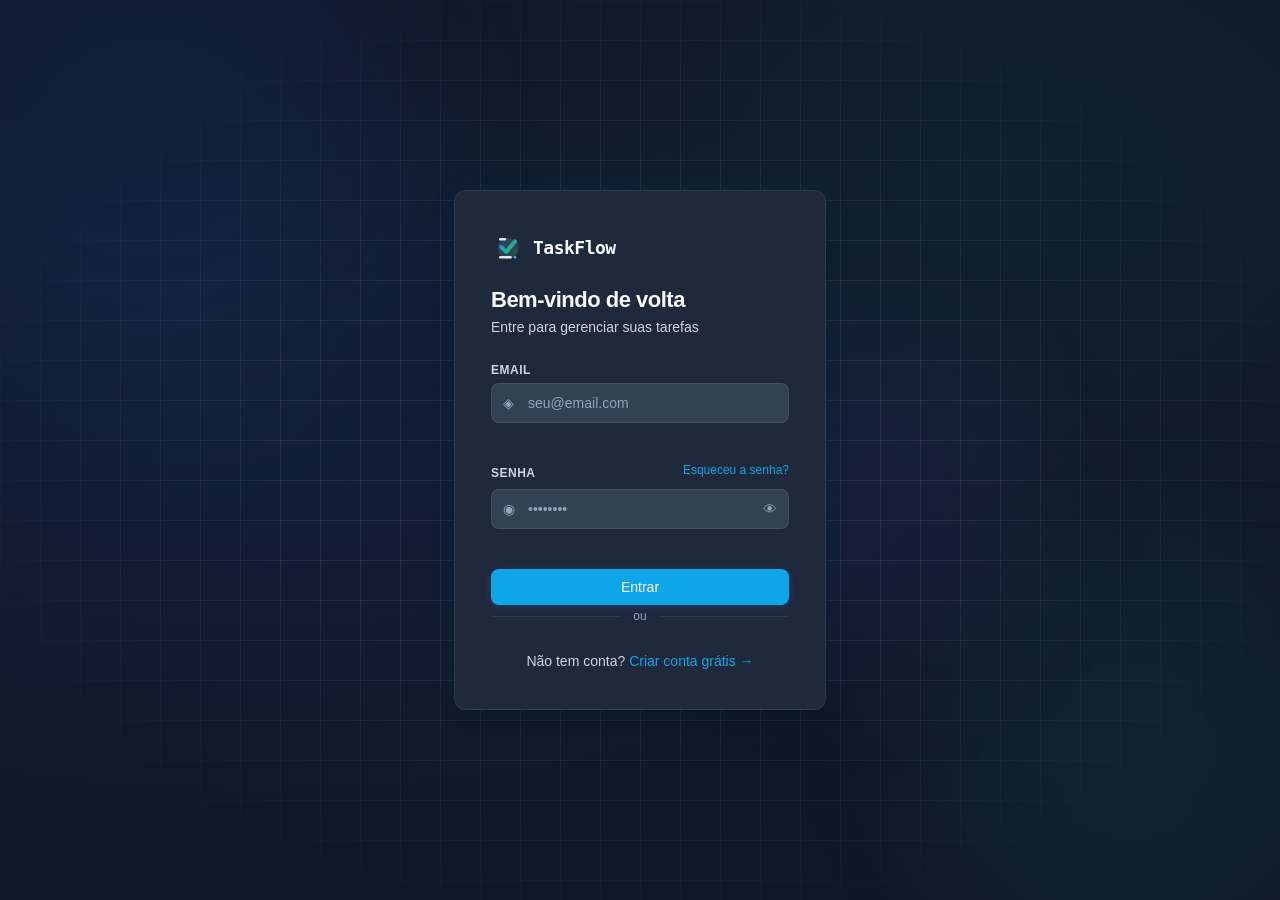
<file: frontend/index.html>
<!DOCTYPE html>
<html lang="pt-BR">

<head>
    <meta charset="UTF-8">
    <meta name="viewport" content="width=device-width, initial-scale=1.0">
    <title>TaskFlow — Login</title>
    <meta http-equiv="Content-Security-Policy"
        content="default-src 'self'; script-src 'self' https://accounts.google.com; style-src 'self' 'unsafe-inline' https://fonts.googleapis.com https://accounts.google.com; font-src 'self' https://fonts.gstatic.com; connect-src 'self' http://localhost:8080 https://task-manager-with-login.onrender.com https://accounts.google.com; img-src 'self' data: blob: https://lh3.googleusercontent.com; frame-src 'self' https://accounts.google.com;">
    <link rel="preconnect" href="https://fonts.googleapis.com">
    <link
        href="https://fonts.googleapis.com/css2?family=Space+Mono:wght@400;700&family=DM+Sans:wght@300;400;500;600&display=swap"
        rel="stylesheet">
    <link rel="stylesheet" href="css/style.css">
    <script src="https://accounts.google.com/gsi/client" async defer></script>
</head>

<body class="auth-page">

    <div class="auth-bg">
        <div class="grid-overlay"></div>
        <div class="orb orb-1"></div>
        <div class="orb orb-2"></div>
        <div class="orb orb-3"></div>
    </div>

    <div class="auth-container">
        <div class="auth-card" id="loginCard">
            <div class="auth-header">
                <div class="logo">
                    <img src="assets/Dark-theme.svg" class="logo-img dark-theme-logo" alt="TaskFlow Logo">
                    <span class="logo-text">TaskFlow</span>
                </div>
                <h1 class="auth-title">Bem-vindo de volta</h1>
                <p class="auth-subtitle">Entre para gerenciar suas tarefas</p>
            </div>

            <div id="authAlert" class="alert hidden"></div>

            <form id="loginForm" class="auth-form" novalidate>
                <div class="field-group">
                    <label class="field-label" for="loginEmail">Email</label>
                    <div class="field-wrapper">
                        <span class="field-icon">◈</span>
                        <input type="email" id="loginEmail" name="email" class="field-input" placeholder="seu@email.com"
                            autocomplete="email">
                    </div>
                    <span class="field-error" id="loginEmailError"></span>
                </div>

                <div class="field-group">
                    <div style="display: flex; justify-content: space-between; align-items: center;">
                        <label class="field-label" for="loginPassword">Senha</label>
                        <a href="forgot_password.html" class="link-btn"
                            style="font-size: 12px; margin-bottom: 6px; text-decoration: none;">Esqueceu a senha?</a>
                    </div>
                    <div class="field-wrapper">
                        <span class="field-icon">◉</span>
                        <input type="password" id="loginPassword" name="password" class="field-input"
                            placeholder="••••••••" autocomplete="current-password">
                        <button type="button" class="toggle-password" data-target="loginPassword">
                            <span id="loginPasswordEye">👁</span>
                        </button>
                    </div>
                    <span class="field-error" id="loginPasswordError"></span>
                </div>

                <button type="submit" class="btn-primary" id="loginBtn">
                    <span class="btn-text">Entrar</span>
                    <span class="btn-loader hidden">⟳</span>
                </button>
            </form>

            <div class="auth-divider"><span>ou</span></div>

            <div class="google-btn-wrapper g-signin-target" data-type="signin"></div>

            <p class="auth-switch">
                Não tem conta?
                <button type="button" class="link-btn" id="btnShowRegister">Criar conta grátis →</button>
            </p>
        </div>

        <!-- REGISTER CARD -->
        <div class="auth-card hidden" id="registerCard">
            <div class="auth-header">
                <div class="logo">
                    <img src="assets/Light-Theme.svg" class="logo-img light-theme-logo" alt="TaskFlow Logo">
                    <img src="assets/Dark-theme.svg" class="logo-img dark-theme-logo" alt="TaskFlow Logo">
                    <span class="logo-text">TaskFlow</span>
                </div>
                <h1 class="auth-title">Criar conta</h1>
                <p class="auth-subtitle">Comece a organizar suas tarefas hoje</p>
            </div>

            <div id="registerAlert" class="alert hidden"></div>

            <form id="registerForm" class="auth-form" novalidate>
                <div class="field-group">
                    <label class="field-label" for="registerName">Nome completo</label>
                    <div class="field-wrapper">
                        <span class="field-icon">◈</span>
                        <input type="text" id="registerName" name="name" class="field-input" placeholder="Seu nome"
                            autocomplete="name">
                    </div>
                    <span class="field-error" id="registerNameError"></span>
                </div>

                <div class="field-group">
                    <label class="field-label" for="registerEmail">Email</label>
                    <div class="field-wrapper">
                        <span class="field-icon">◈</span>
                        <input type="email" id="registerEmail" name="email" class="field-input"
                            placeholder="seu@email.com" autocomplete="email">
                    </div>
                    <span class="field-error" id="registerEmailError"></span>
                </div>

                <div class="field-group">
                    <label class="field-label" for="registerPassword">Senha</label>
                    <div class="field-wrapper">
                        <span class="field-icon">◉</span>
                        <input type="password" id="registerPassword" name="password" class="field-input"
                            placeholder="Mín. 10 caract. complexos" autocomplete="new-password">
                        <button type="button" class="toggle-password" data-target="registerPassword">
                            <span id="registerPasswordEye">👁</span>
                        </button>
                    </div>
                    <span class="field-error" id="registerPasswordError"></span>
                </div>

                <button type="submit" class="btn-primary" id="registerBtn">
                    <span class="btn-text">Criar conta</span>
                    <span class="btn-loader hidden">⟳</span>
                </button>
            </form>

            <div class="auth-divider"><span>ou</span></div>

            <div class="google-btn-wrapper g-signin-target" data-type="signup"></div>

            <p class="auth-switch">
                Já tem conta?
                <button type="button" class="link-btn" id="btnShowLogin">Fazer login →</button>
            </p>
        </div>
    </div>

    <script src="js/auth.js"></script>
</body>

</html>
</file>
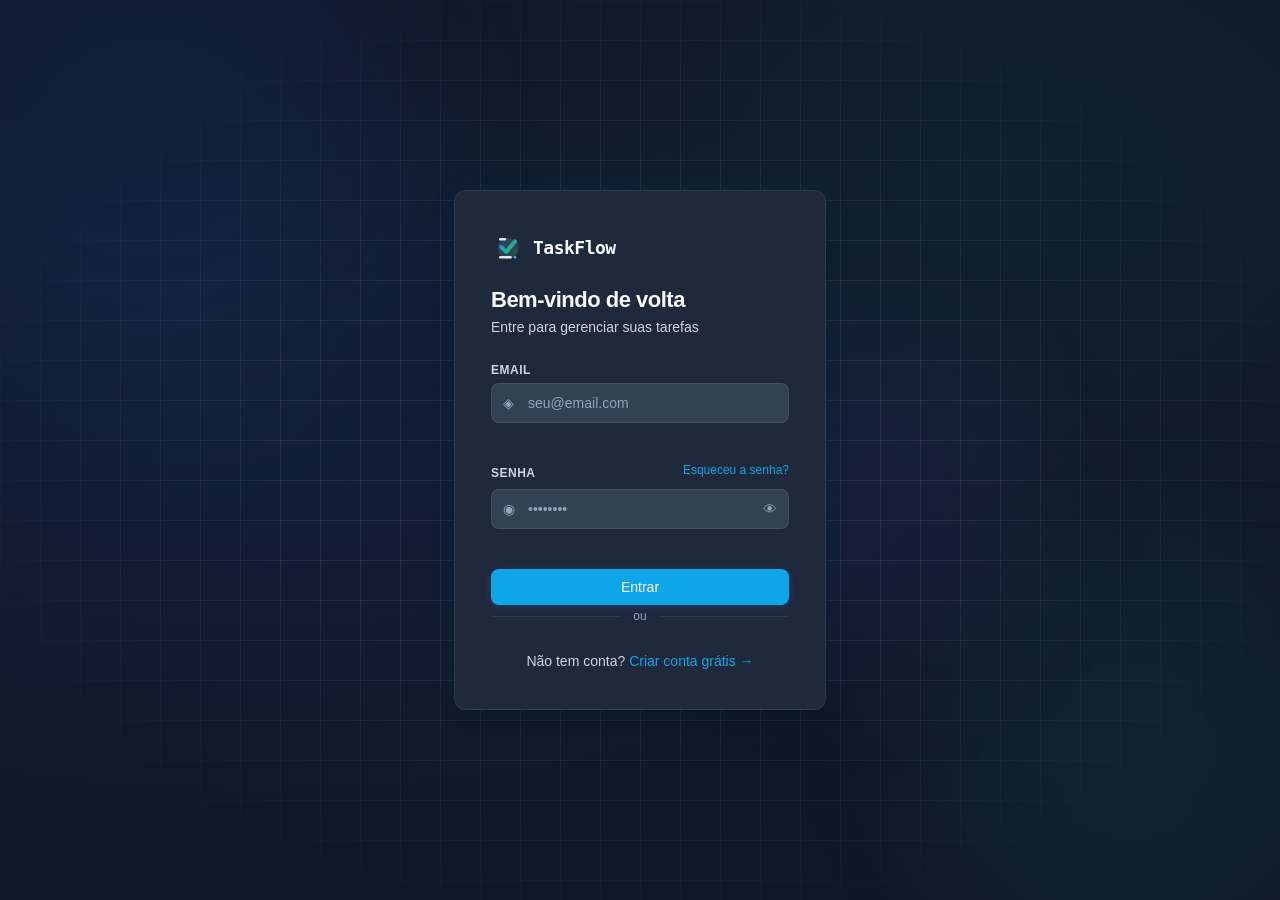
<file: frontend/admin.html>
<!DOCTYPE html>
<html lang="pt-BR">
<head>
    <meta charset="UTF-8">
    <meta name="viewport" content="width=device-width, initial-scale=1.0">
    <title>TaskFlow — Painel Admin</title>
    <meta http-equiv="Content-Security-Policy" content="default-src 'self'; script-src 'self'; style-src 'self' 'unsafe-inline' https://fonts.googleapis.com; font-src 'self' https://fonts.gstatic.com; connect-src 'self' http://localhost:8080 https://task-manager-with-login.onrender.com; img-src 'self' data: blob:;">
    <link rel="preconnect" href="https://fonts.googleapis.com">
    <link href="https://fonts.googleapis.com/css2?family=Space+Mono:wght@400;700&family=DM+Sans:wght@300;400;500;600&display=swap" rel="stylesheet">
    <link rel="stylesheet" href="css/style.css">
    <link rel="stylesheet" href="css/kanban.css">
    <link rel="stylesheet" href="css/dashboard.css">
</head>
<body class="dashboard-page">
    <aside class="sidebar" id="sidebar">
        <div class="sidebar-header">
            <div class="logo">
                <img src="assets/Light-Theme.svg" class="logo-img light-theme-logo" alt="TaskFlow Logo">
                <img src="assets/Dark-theme.svg" class="logo-img dark-theme-logo" alt="TaskFlow Logo">
                <span class="logo-text">TaskFlow</span>
            </div>
        </div>
        <nav class="sidebar-nav" id="sidebarNav"></nav>
        <div class="sidebar-footer">
            <div class="user-card">
                <div class="user-avatar" id="userAvatar">?</div>
                <div class="user-info">
                    <span class="user-name" id="userName">—</span>
                    <span class="user-email" id="userEmail">—</span>
                </div>
            </div>
            <button class="btn-logout" title="Sair">⏻</button>
        </div>
    </aside>

    <main class="main-content">
        <header class="topbar">
            <div class="topbar-left">
                <button class="menu-toggle">☰</button>
                <h2 class="page-title">Painel de Administração</h2>
            </div>
            <div class="topbar-right" style="display:flex; align-items:center;">
                <button id="themeToggleBtn" class="btn-ghost" style="padding: 6px 12px; font-size: 16px;"></button>
            </div>
        </header>

        <div class="dashboard-stats" style="margin-bottom: 24px; grid-template-columns: repeat(auto-fit, minmax(240px, 1fr));">
            <div class="stat-card">
                <div class="stat-header">
                    <span class="stat-icon" style="background: rgba(59, 130, 246, 0.1); color: var(--accent-blue);">◉</span>
                    <span class="stat-title">Total de Usuários</span>
                </div>
                <div class="stat-value" id="statsTotalUsers">—</div>
                <div class="stat-desc">Cadastrados no TaskFlow</div>
            </div>
            <div class="stat-card">
                <div class="stat-header">
                    <span class="stat-icon" style="background: rgba(34, 211, 165, 0.1); color: var(--accent-green);">⊞</span>
                    <span class="stat-title">Total de Tarefas</span>
                </div>
                <div class="stat-value" id="statsTotalTasks">—</div>
                <div class="stat-desc">Criadas por todos os usuários</div>
            </div>
        </div>

        <div class="dashboard-section" style="margin-top: 0;">
            <div class="section-header" style="margin-bottom: 16px;">
                <div>
                    <h3 class="section-title">Usuários Cadastrados</h3>
                    <p class="section-subtitle">Gerencie e visualize as contas ativas do sistema</p>
                </div>
            </div>

            <div class="table-container" style="background: var(--bg-2); border: 1px solid var(--border); border-radius: 12px; overflow: hidden;">
                <table style="width: 100%; border-collapse: collapse; text-align: left; font-size: 14px;">
                    <thead>
                        <tr style="background: var(--bg-3); border-bottom: 1px solid var(--border); color: var(--text-2);">
                            <th style="padding: 14px 16px;">Nome</th>
                            <th style="padding: 14px 16px;">Email</th>
                            <th style="padding: 14px 16px;">Função / Cargo</th>
                            <th style="padding: 14px 16px;">Perfil / Acesso</th>
                            <th style="padding: 14px 16px;">Total Tarefas</th>
                            <th style="padding: 14px 16px;">Membro Desde</th>
                            <th style="padding: 14px 16px; text-align: right;">Ações</th>
                        </tr>
                    </thead>
                    <tbody id="usersTableBody">
                        <tr>
                            <td colspan="7" style="padding: 32px; text-align: center; color: var(--text-3);">Carregando usuários...</td>
                        </tr>
                    </tbody>
                </table>
            </div>
        </div>
    </main>

    <!-- Modal de Confirmação de Exclusão -->
    <div class="modal-overlay hidden" id="deleteUserModal">
        <div class="modal-card">
            <div class="modal-header">
                <h3 class="modal-title">Excluir Conta do Usuário</h3>
                <button class="modal-close" id="btnCloseDeleteModal">✕</button>
            </div>
            <div style="padding: 16px 0; color: var(--text-2); line-height: 1.5;">
                <p>Tem certeza de que deseja excluir permanentemente o usuário <strong id="deleteTargetName">...</strong>?</p>
                <p style="margin-top: 8px; color: var(--accent-red); font-size: 13px;">⚠️ Esta ação é irreversível e apagará todas as tarefas, comentários e dados associados a esta conta.</p>
            </div>
            <div class="modal-actions" style="margin-top: 16px;">
                <button class="btn-ghost" id="btnCancelDelete">Cancelar</button>
                <button class="btn-primary" id="btnConfirmDeleteUser" style="background: var(--accent-red); border-color: var(--accent-red);">
                    <span class="btn-text">Excluir Usuário</span>
                    <span class="btn-loader hidden">⟳</span>
                </button>
            </div>
        </div>
    </div>

    <div id="toastContainer" class="toast-container"></div>

    <script src="js/shared.js"></script>
    <script src="js/admin.js"></script>
</body>
</html>
</file>
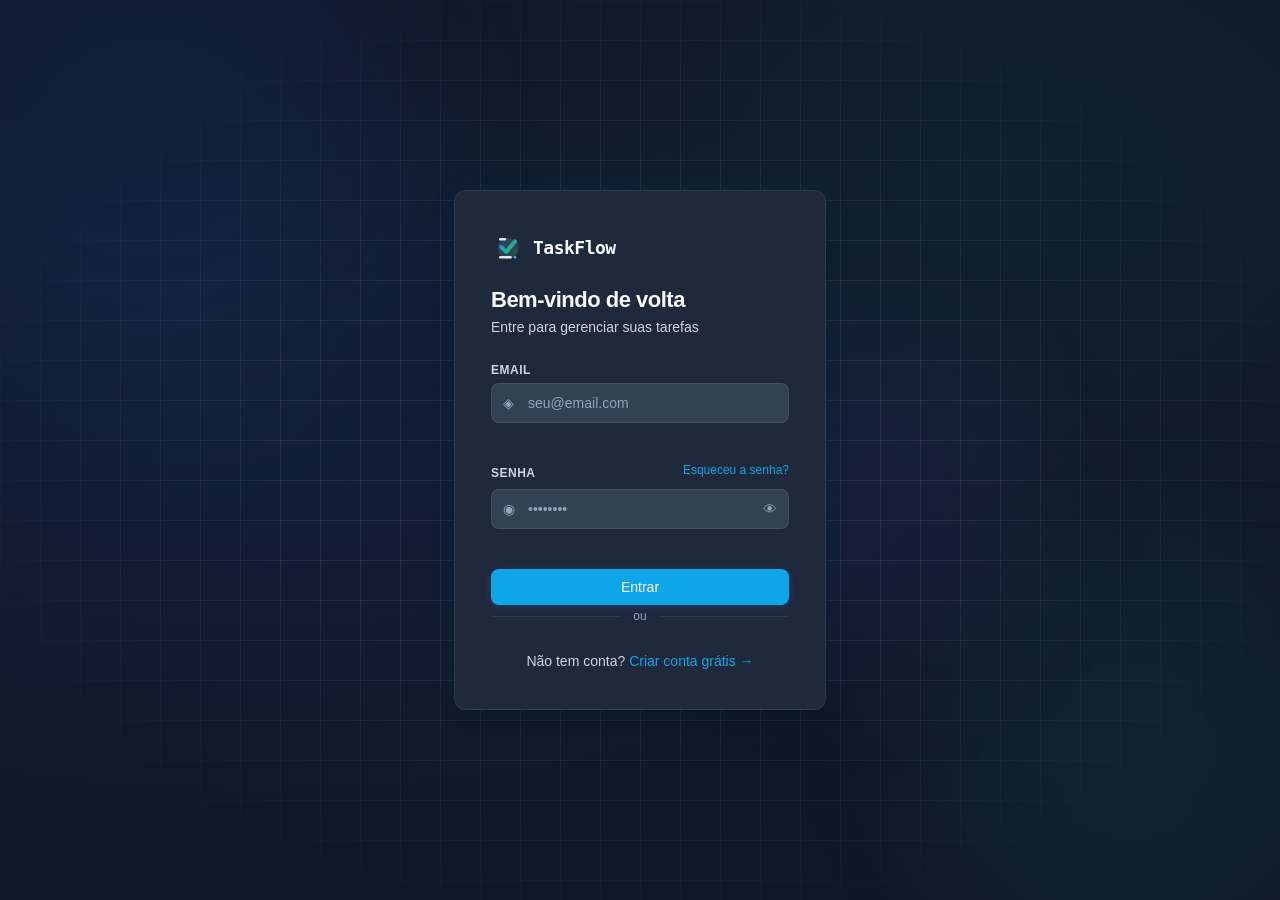
<file: frontend/calendar.html>
<!DOCTYPE html>
<html lang="pt-BR">
<head>
    <meta charset="UTF-8">
    <meta name="viewport" content="width=device-width, initial-scale=1.0">
    <title>TaskFlow — Calendário</title>
    <meta http-equiv="Content-Security-Policy" content="default-src 'self'; script-src 'self'; style-src 'self' 'unsafe-inline' https://fonts.googleapis.com; font-src 'self' https://fonts.gstatic.com; connect-src 'self' http://localhost:8080 https://task-manager-with-login.onrender.com; img-src 'self' data: blob:;">
    <link rel="preconnect" href="https://fonts.googleapis.com">
    <link href="https://fonts.googleapis.com/css2?family=Space+Mono:wght@400;700&family=DM+Sans:wght@300;400;500;600&display=swap" rel="stylesheet">
    <link rel="stylesheet" href="css/style.css">
    <link rel="stylesheet" href="css/dashboard.css">
    <link rel="stylesheet" href="css/calendar.css">
</head>
<body class="dashboard-page">

    <!-- SIDEBAR -->
    <aside class="sidebar" id="sidebar">
        <div class="sidebar-header">
            <div class="logo">
                <img src="assets/Light-Theme.svg" class="logo-img light-theme-logo" alt="TaskFlow Logo">
                <img src="assets/Dark-theme.svg" class="logo-img dark-theme-logo" alt="TaskFlow Logo">
                <span class="logo-text">TaskFlow</span>
            </div>
        </div>
        <nav class="sidebar-nav" id="sidebarNav"></nav>
        <div class="sidebar-footer">
            <div class="user-card">
                <div class="user-avatar" id="userAvatar">?</div>
                <div class="user-info">
                    <span class="user-name"  id="userName">—</span>
                    <span class="user-email" id="userEmail">—</span>
                </div>
            </div>
            <button class="btn-logout" title="Sair">⏻</button>
        </div>
    </aside>

    <!-- MAIN -->
    <main class="main-content">

        <!-- TOPBAR -->
        <header class="topbar">
            <div class="topbar-left">
                <button class="menu-toggle">☰</button>
                <div class="search-wrapper">
                    <span class="search-icon">⌕</span>
                    <input type="text" class="search-input" id="searchInput"
                           placeholder="Buscar tarefas… (? = atalhos)" disabled style="opacity:0.5; cursor:not-allowed;">
                </div>
            </div>
            <div class="topbar-right">
                <button id="themeToggleBtn" class="btn-ghost" style="padding: 6px 12px; font-size: 16px;"></button>
                <button class="btn-new-task">+ Nova Tarefa</button>
            </div>
        </header>

        <!-- CALENDAR WRAPPER -->
        <section class="calendar-wrapper">
            
            <!-- CALENDAR HEADER -->
            <div class="calendar-header">
                <div class="calendar-title-wrapper">
                    <button class="calendar-nav-btn" id="btnPrevMonth" title="Mês Anterior">&lt;</button>
                    <h2 class="calendar-month-title" id="calendarMonthTitle">—</h2>
                    <button class="calendar-nav-btn" id="btnNextMonth" title="Próximo Mês">&gt;</button>
                </div>
                <button class="calendar-today-btn" id="btnToday" title="Mês Atual">Hoje</button>
            </div>

            <!-- CALENDAR GRID -->
            <div class="calendar-grid-container">
                <div class="calendar-days-header" id="calendarDaysHeader">
                    <div class="calendar-day-name">Dom</div>
                    <div class="calendar-day-name">Seg</div>
                    <div class="calendar-day-name">Ter</div>
                    <div class="calendar-day-name">Qua</div>
                    <div class="calendar-day-name">Qui</div>
                    <div class="calendar-day-name">Sex</div>
                    <div class="calendar-day-name">Sáb</div>
                </div>
                <div class="calendar-days-grid" id="calendarDaysGrid">
                    <!-- Gerado dinamicamente via JS -->
                </div>
            </div>
            
        </section>
    </main>

    <!-- ═══ MODAL: CREATE / EDIT ═══ -->
    <div class="modal-overlay hidden" id="modalOverlay">
        <div class="modal-card" id="modalCard">
            <div class="modal-header">
                <h3 class="modal-title" id="modalTitle">Nova Tarefa</h3>
                <button type="button" class="modal-close btn-close-modal">✕</button>
            </div>
            <div id="modalAlert" class="alert hidden"></div>
            <form id="taskForm" class="modal-form" novalidate>
                <input type="hidden" id="taskId">
                <div class="field-group">
                    <label class="field-label">Título *</label>
                    <div class="field-wrapper">
                        <input type="text" id="taskTitle" class="field-input" placeholder="Título da tarefa" maxlength="200">
                    </div>
                    <span class="field-error" id="taskTitleError"></span>
                </div>
                <div class="field-group">
                    <label class="field-label">Descrição</label>
                    <textarea id="taskDesc" class="field-input field-textarea" rows="3" placeholder="Detalhes da tarefa..." maxlength="2000"></textarea>
                </div>
                <div class="modal-row">
                    <div class="field-group">
                        <label class="field-label">Status</label>
                        <select id="taskStatus" class="field-input field-select">
                            <option value="TODO">A Fazer</option>
                            <option value="IN_PROGRESS">Em Progresso</option>
                            <option value="DONE">Concluída</option>
                        </select>
                    </div>
                    <div class="field-group">
                        <label class="field-label">Prioridade</label>
                        <select id="taskPriority" class="field-input field-select">
                            <option value="LOW">Baixa</option>
                            <option value="MEDIUM" selected>Média</option>
                            <option value="HIGH">Alta</option>
                        </select>
                    </div>
                </div>
                <div class="field-group">
                    <label class="field-label">Categoria</label>
                    <select id="taskCategory" class="field-input field-select">
                        <option value="">Nenhuma</option>
                    </select>
                </div>
                <div class="field-group prazo-block">
                    <span class="field-label">Prazo / vencimento</span>
                    <div class="prazo-mode-group" role="radiogroup" aria-label="Tipo de prazo">
                        <label class="prazo-mode-option"><input type="radio" name="taskPrazoMode" value="none" checked> Sem prazo</label>
                        <label class="prazo-mode-option"><input type="radio" name="taskPrazoMode" value="single"> Uma data</label>
                        <label class="prazo-mode-option"><input type="radio" name="taskPrazoMode" value="range"> Intervalo (de até)</label>
                    </div>
                    <p class="field-hint prazo-hint hidden">Ex.: <strong>05/06/2026</strong> até <strong>08/06/2026</strong> — preencha início e fim.</p>
                    <div class="modal-row prazo-dates-row hidden" id="prazoDatesRow">
                        <div class="field-group" id="taskStartDateGroup">
                            <label class="field-label" for="taskStartDate" id="taskStartDateLabel">Início (de)</label>
                            <input type="date" id="taskStartDate" class="field-input">
                        </div>
                        <div class="field-group" id="taskEndDateGroup">
                            <label class="field-label" for="taskEndDate" id="taskEndDateLabel">Fim (até)</label>
                            <input type="date" id="taskEndDate" class="field-input">
                        </div>
                    </div>
                </div>
                <div class="field-group">
                    <label class="field-label">Estimativa (minutos)</label>
                    <input type="number" id="taskEstimate" class="field-input" min="1" placeholder="ex: 90">
                </div>
                <div class="modal-actions">
                    <button type="button" class="btn-ghost btn-close-modal">Cancelar</button>
                    <button type="submit" class="btn-primary" id="saveTaskBtn">
                        <span class="btn-text">Salvar Tarefa</span>
                        <span class="btn-loader hidden">⟳</span>
                    </button>
                </div>
            </form>
        </div>
    </div>

    <!-- ═══ MODAL: DETAIL + COMMENTS ═══ -->
    <div class="modal-overlay hidden" id="detailOverlay">
        <div class="modal-card modal-detail" id="detailCard">
            <div class="modal-header">
                <div class="detail-header-info">
                    <div id="detailBadges" class="detail-badges"></div>
                    <h3 class="modal-title" id="detailTitle">—</h3>
                </div>
                <div class="detail-header-actions">
                    <button class="task-action-btn" id="detailEditBtn">✎ Editar</button>
                    <button class="modal-close btn-close-detail">✕</button>
                </div>
            </div>
            <div class="detail-body">
                <div class="detail-meta-row" id="detailMetaRow"></div>
                <p class="detail-description" id="detailDescription"></p>
                <div class="detail-divider"></div>
                <!-- Comments -->
                <div class="comments-section">
                    <h4 class="comments-title">Comentários <span id="commentCount" class="comments-count">0</span></h4>
                    <div id="commentsList" class="comments-list"></div>
                    <form id="commentForm" class="comment-form">
                        <div class="comment-input-row">
                            <div class="comment-avatar" id="commentAvatar">?</div>
                            <input type="text" id="commentInput" class="field-input comment-input"
                                   placeholder="Adicionar comentário… (Enter para enviar)" maxlength="1000">
                            <button type="submit" class="btn-primary small" id="commentSubmitBtn">
                                <span class="btn-text">↵</span>
                                <span class="btn-loader hidden">⟳</span>
                            </button>
                        </div>
                    </form>
                </div>
            </div>
        </div>
    </div>

    <!-- ═══ MODAL: DELETE CONFIRM ═══ -->
    <div class="modal-overlay hidden" id="deleteOverlay">
        <div class="modal-card modal-sm">
            <div class="modal-header">
                <h3 class="modal-title">Excluir Tarefa</h3>
                <button class="modal-close btn-close-delete">✕</button>
            </div>
            <p class="delete-confirm-text">Tem certeza que deseja excluir <strong id="deleteTaskName"></strong>?</p>
            <div class="modal-actions">
                <button class="btn-ghost btn-close-delete">Cancelar</button>
                <button class="btn-danger" id="confirmDeleteBtn">Excluir</button>
            </div>
        </div>
    </div>

    <!-- ═══ KEYBOARD SHORTCUTS PANEL ═══ -->
    <div class="modal-overlay hidden" id="shortcutsOverlay">
        <div class="modal-card modal-sm shortcuts-panel">
            <div class="modal-header">
                <h3 class="modal-title">⌨ Atalhos de Teclado</h3>
                <button class="modal-close btn-close-shortcuts">✕</button>
            </div>
            <div class="shortcuts-list">
                <div class="shortcut-row"><kbd>N</kbd><span>Nova tarefa</span></div>
                <div class="shortcut-row"><kbd>K</kbd><span>Abrir Kanban</span></div>
                <div class="shortcut-row"><kbd>D</kbd><span>Abrir Dashboard</span></div>
                <div class="shortcut-row"><kbd>?</kbd><span>Ver atalhos</span></div>
                <div class="shortcut-row"><kbd>Esc</kbd><span>Fechar modal</span></div>
            </div>
        </div>
    </div>

    <div id="toastContainer" class="toast-container"></div>
    <script src="js/shared.js"></script>
    <script src="js/calendar.js"></script>
</body>
</html>
</file>
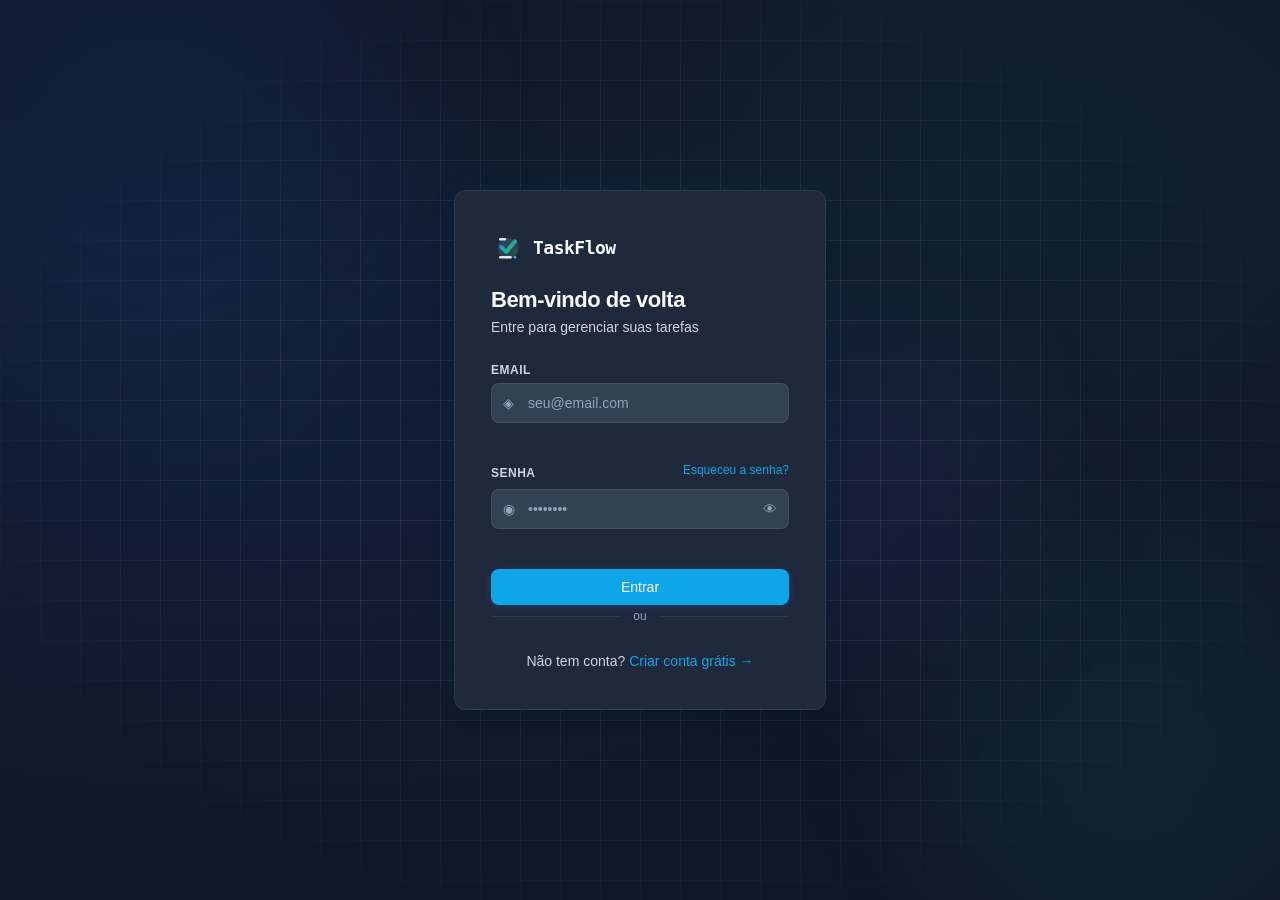
<file: frontend/categories.html>
<!DOCTYPE html>
<html lang="pt-BR">
<head>
    <meta charset="UTF-8">
    <meta name="viewport" content="width=device-width, initial-scale=1.0">
    <title>TaskFlow — Categorias</title>
    <meta http-equiv="Content-Security-Policy" content="default-src 'self'; script-src 'self'; style-src 'self' 'unsafe-inline' https://fonts.googleapis.com; font-src 'self' https://fonts.gstatic.com; connect-src 'self' http://localhost:8080 https://task-manager-with-login.onrender.com; img-src 'self' data: blob:;">
    <link rel="preconnect" href="https://fonts.googleapis.com">
    <link href="https://fonts.googleapis.com/css2?family=Space+Mono:wght@400;700&family=DM+Sans:wght@300;400;500;600&display=swap" rel="stylesheet">
    <link rel="stylesheet" href="css/style.css">
    <link rel="stylesheet" href="css/kanban.css">
    <link rel="stylesheet" href="css/dashboard.css">
</head>
<body class="dashboard-page">
    <aside class="sidebar" id="sidebar">
        <div class="sidebar-header">
            <div class="logo">
                <img src="assets/Light-Theme.svg" class="logo-img light-theme-logo" alt="TaskFlow Logo">
                <img src="assets/Dark-theme.svg" class="logo-img dark-theme-logo" alt="TaskFlow Logo">
                <span class="logo-text">TaskFlow</span>
            </div>
        </div>
        <nav class="sidebar-nav" id="sidebarNav"></nav>
        <div class="sidebar-footer">
            <div class="user-card">
                <div class="user-avatar" id="userAvatar">?</div>
                <div class="user-info">
                    <span class="user-name" id="userName">—</span>
                    <span class="user-email" id="userEmail">—</span>
                </div>
            </div>
            <button class="btn-logout" title="Sair">⏻</button>
        </div>
    </aside>

    <main class="main-content">
        <header class="topbar">
            <div class="topbar-left">
                <button class="menu-toggle">☰</button>
                <h2 class="page-title">Categorias</h2>
            </div>
            <div class="topbar-right" style="display:flex; align-items:center; gap:10px;">
                <button id="themeToggleBtn" class="btn-ghost" style="padding: 6px 12px; font-size: 16px;"></button>
                <button class="btn-new-task btn-new-cat">+ Nova Categoria</button>
            </div>
        </header>

        <div class="page-content">
            <section class="suggested-cats">
                <div>
                    <h3 class="section-title">Categorias sugeridas</h3>
                    <p class="section-subtitle">Categorias fixas disponíveis para suas tarefas. Use &quot;Nova Categoria&quot; para personalizar.</p>
                </div>
                <div class="suggested-cat-grid" id="suggestedCatGrid"></div>
            </section>

            <div id="catEmpty" class="empty-state hidden">
                <div class="empty-icon">◈</div>
                <p>Nenhuma categoria personalizada criada ainda</p>
                <button class="btn-primary small btn-new-cat">+ Criar categoria</button>
            </div>
            <div class="cat-grid" id="catGrid"></div>
        </div>
    </main>

    <!-- Modal Categoria -->
    <div class="modal-overlay hidden" id="catModalOverlay">
        <div class="modal-card modal-sm">
            <div class="modal-header">
                <h3 class="modal-title" id="catModalTitle">Nova Categoria</h3>
                <button type="button" class="modal-close btn-close-cat-modal">✕</button>
            </div>
            <form id="catForm" class="modal-form" novalidate>
                <input type="hidden" id="catId">
                <div class="field-group">
                    <label class="field-label">Nome *</label>
                    <div class="field-wrapper"><input type="text" id="catName" class="field-input" placeholder="Ex: Trabalho" maxlength="50"></div>
                    <span class="field-error" id="catNameErr"></span>
                </div>
                <div class="modal-row">
                    <div class="field-group">
                        <label class="field-label">Ícone (emoji)</label>
                        <div class="field-wrapper"><input type="text" id="catIcon" class="field-input" placeholder="🏠" maxlength="4"></div>
                    </div>
                    <div class="field-group">
                        <label class="field-label">Cor</label>
                        <div class="color-picker-row">
                            <input type="color" id="catColorPicker" value="#3b82f6" style="width:40px;height:38px;border:none;background:none;cursor:pointer;padding:0">
                            <input type="text" id="catColor" class="field-input" value="#3b82f6" placeholder="#3b82f6" maxlength="7" style="flex:1">
                        </div>
                    </div>
                </div>
                <!-- Color presets -->
                <div class="color-presets">
                    <span class="presets-label">Cores rápidas:</span>
                    <div class="presets-row" id="colorPresets"></div>
                </div>
                <div class="modal-actions">
                    <button type="button" class="btn-ghost btn-close-cat-modal">Cancelar</button>
                    <button type="submit" class="btn-primary" id="saveCatBtn">
                        <span class="btn-text">Salvar</span>
                        <span class="btn-loader hidden">⟳</span>
                    </button>
                </div>
            </form>
        </div>
    </div>

    <!-- Delete confirm -->
    <div class="modal-overlay hidden" id="deleteCatOverlay">
        <div class="modal-card modal-sm">
            <div class="modal-header">
                <h3 class="modal-title">Excluir Categoria</h3>
                <button type="button" class="modal-close btn-close-del-cat-modal">✕</button>
            </div>
            <p class="delete-confirm-text">Excluir <strong id="deleteCatName"></strong>? As tarefas desta categoria perderão a associação.</p>
            <div class="modal-actions">
                <button type="button" class="btn-ghost btn-close-del-cat-modal">Cancelar</button>
                <button type="button" class="btn-danger" id="confirmDeleteCatBtn">Excluir</button>
            </div>
        </div>
    </div>

    <div id="toastContainer" class="toast-container"></div>
    <script src="js/shared.js"></script>
    <script src="js/categories.js"></script>
</body>
</html>
</file>
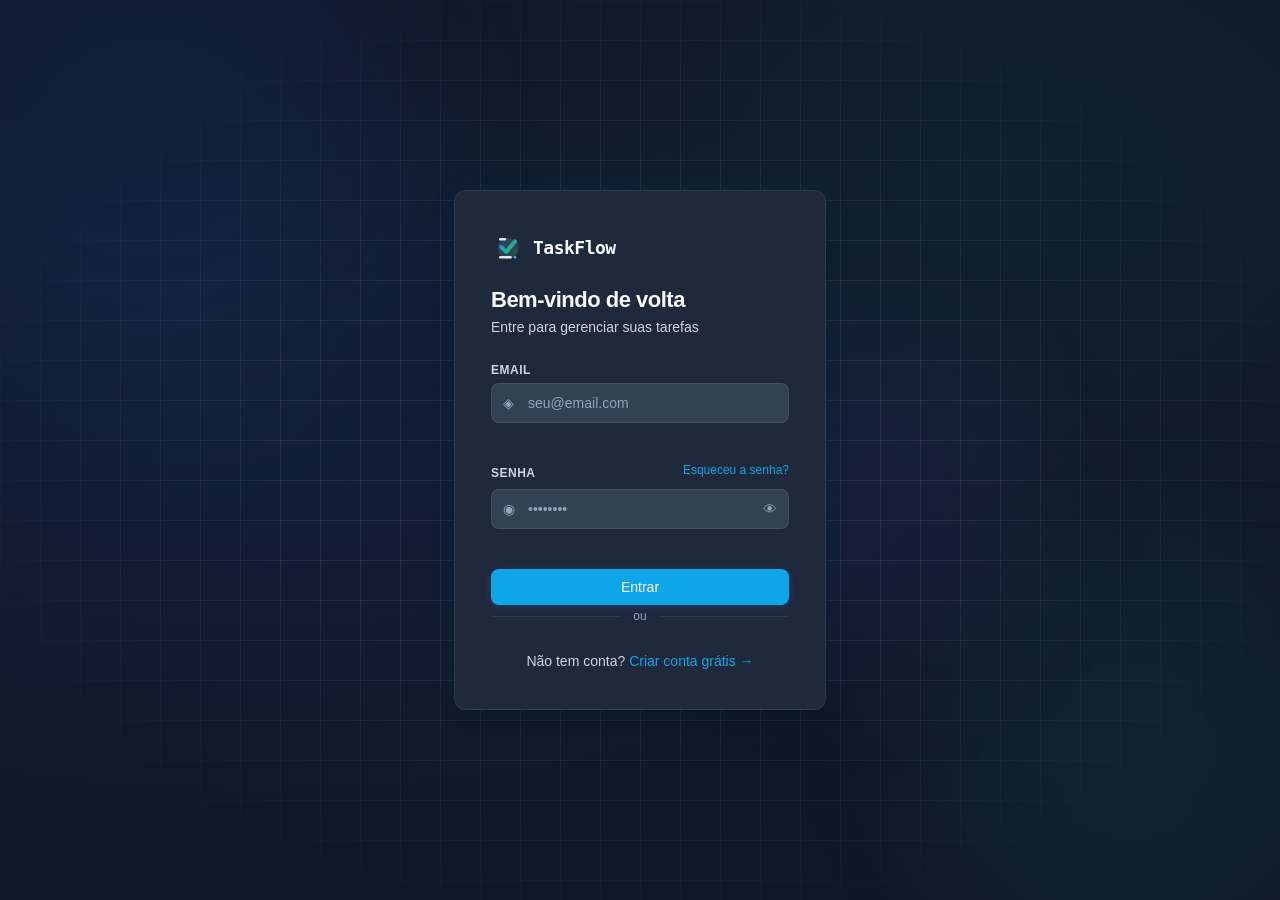
<file: frontend/dashboard.html>
<!DOCTYPE html>
<html lang="pt-BR">
<head>
    <meta charset="UTF-8">
    <meta name="viewport" content="width=device-width, initial-scale=1.0">
    <title>TaskFlow — Dashboard</title>
    <meta http-equiv="Content-Security-Policy" content="default-src 'self'; script-src 'self'; style-src 'self' 'unsafe-inline' https://fonts.googleapis.com; font-src 'self' https://fonts.gstatic.com; connect-src 'self' http://localhost:8080 https://task-manager-with-login.onrender.com; img-src 'self' data: blob:;">
    <link rel="preconnect" href="https://fonts.googleapis.com">
    <link href="https://fonts.googleapis.com/css2?family=Space+Mono:wght@400;700&family=DM+Sans:wght@300;400;500;600&display=swap" rel="stylesheet">
    <link rel="stylesheet" href="css/style.css">
    <link rel="stylesheet" href="css/kanban.css">
    <link rel="stylesheet" href="css/dashboard.css">
</head>
<body class="dashboard-page">

    <!-- SIDEBAR -->
    <aside class="sidebar" id="sidebar">
        <div class="sidebar-header">
            <div class="logo">
                <img src="assets/Light-Theme.svg" class="logo-img light-theme-logo" alt="TaskFlow Logo">
                <img src="assets/Dark-theme.svg" class="logo-img dark-theme-logo" alt="TaskFlow Logo">
                <span class="logo-text">TaskFlow</span>
            </div>
        </div>
        <nav class="sidebar-nav" id="sidebarNav"></nav>
        <div class="sidebar-footer">
            <div class="user-card">
                <div class="user-avatar" id="userAvatar">?</div>
                <div class="user-info">
                    <span class="user-name"  id="userName">—</span>
                    <span class="user-email" id="userEmail">—</span>
                </div>
            </div>
            <button class="btn-logout" title="Sair">⏻</button>
        </div>
    </aside>

    <!-- MAIN -->
    <main class="main-content">

        <!-- TOPBAR -->
        <header class="topbar">
            <div class="topbar-left">
                <button class="menu-toggle">☰</button>
                <div class="search-wrapper">
                    <span class="search-icon">⌕</span>
                    <input type="text" class="search-input" id="searchInput"
                           placeholder="Buscar tarefas… (N = nova, ? = atalhos)">
                </div>
            </div>
            <div class="topbar-right">
                <button id="themeToggleBtn" class="btn-ghost" style="padding: 6px 12px; font-size: 16px;"></button>
                <select class="sort-select" id="catFilter">
                    <option value="">Todas as categorias</option>
                </select>
                <div class="view-toggle">
                    <button class="view-btn active" id="viewGrid" data-view="grid" title="Grade">⊞</button>
                    <button class="view-btn" id="viewList" data-view="list" title="Lista">☰</button>
                </div>
                <button class="btn-new-task">+ Nova Tarefa</button>
            </div>
        </header>

        <!-- STATS -->
        <section class="stats-section">
            <div class="stat-card clickable" data-status-filter="ALL" title="Todas">
                <div class="stat-value" id="statTotal">0</div>
                <div class="stat-label">Total</div>
                <div class="stat-bar"><div class="stat-fill" style="width:100%;background:var(--accent)"></div></div>
            </div>
            <div class="stat-card clickable" data-status-filter="TODO" title="A Fazer">
                <div class="stat-value" id="statTodo">0</div>
                <div class="stat-label">A Fazer</div>
                <div class="stat-bar"><div class="stat-fill stat-fill-todo" id="fillTodo"></div></div>
            </div>
            <div class="stat-card clickable" data-status-filter="IN_PROGRESS" title="Em Progresso">
                <div class="stat-value" id="statProgress">0</div>
                <div class="stat-label">Em Progresso</div>
                <div class="stat-bar"><div class="stat-fill stat-fill-progress" id="fillProgress"></div></div>
            </div>
            <div class="stat-card clickable" data-status-filter="DONE" title="Concluídas">
                <div class="stat-value" id="statDone">0</div>
                <div class="stat-label">Concluídas</div>
                <div class="stat-bar"><div class="stat-fill stat-fill-done" id="fillDone"></div></div>
            </div>
            <div class="stat-card clickable" data-status-filter="OVERDUE" title="Vencidas">
                <div class="stat-value stat-overdue" id="statOverdue">0</div>
                <div class="stat-label">Vencidas</div>
                <div class="stat-bar"><div class="stat-fill" style="background:var(--red)" id="fillOverdue"></div></div>
            </div>
        </section>

        <!-- FILTER TABS + BULK BAR -->
        <div class="filter-bar-wrapper">
            <div class="filter-tabs" id="filterTabs">
                <button class="filter-tab active" data-filter="ALL">Todas</button>
                <button class="filter-tab" data-filter="TODO">A Fazer</button>
                <button class="filter-tab" data-filter="IN_PROGRESS">Em Progresso</button>
                <button class="filter-tab" data-filter="DONE">Concluídas</button>
                <button class="filter-tab filter-tab-red" data-filter="OVERDUE">⚠ Vencidas</button>
            </div>
            <div class="sort-wrapper">
                <select class="sort-select" id="sortSelect">
                    <option value="newest">Mais recentes</option>
                    <option value="oldest">Mais antigas</option>
                    <option value="priority">Prioridade</option>
                    <option value="dueDate">Vencimento</option>
                    <option value="title">Título A→Z</option>
                </select>
            </div>
        </div>

        <!-- BULK ACTION BAR (hidden until selection) -->
        <div class="bulk-bar hidden" id="bulkBar">
            <span id="bulkCount">0 selecionadas</span>
            <div class="bulk-actions">
                <button class="bulk-btn" data-bulk-status="TODO">○ A Fazer</button>
                <button class="bulk-btn" data-bulk-status="IN_PROGRESS">◑ Em Progresso</button>
                <button class="bulk-btn" data-bulk-status="DONE">● Concluída</button>
                <button class="bulk-btn bulk-btn-danger" id="btnBulkDelete">✕ Excluir</button>
                <button class="bulk-btn" id="btnBulkCancel">Cancelar</button>
            </div>
        </div>

        <!-- TASKS SECTION -->
        <section class="tasks-section">
            <div id="loadingState" class="empty-state">
                <div class="empty-icon spin">⟳</div>
                <p>Carregando tarefas...</p>
            </div>
            <div id="emptyState" class="empty-state hidden">
                <div class="empty-icon">◫</div>
                <p id="emptyMessage">Nenhuma tarefa encontrada</p>
                <button class="btn-primary small btn-new-task">+ Criar primeira tarefa</button>
            </div>
            <div class="task-grid" id="taskGrid"></div>
        </section>
    </main>

    <!-- ═══ MODAL: CREATE / EDIT ═══ -->
    <div class="modal-overlay hidden" id="modalOverlay">
        <div class="modal-card" id="modalCard">
            <div class="modal-header">
                <h3 class="modal-title" id="modalTitle">Nova Tarefa</h3>
                <button type="button" class="modal-close btn-close-modal">✕</button>
            </div>
            <div id="modalAlert" class="alert hidden"></div>
            <form id="taskForm" class="modal-form" novalidate>
                <input type="hidden" id="taskId">
                <div class="field-group">
                    <label class="field-label">Título *</label>
                    <div class="field-wrapper">
                        <input type="text" id="taskTitle" class="field-input" placeholder="Título da tarefa" maxlength="200">
                    </div>
                    <span class="field-error" id="taskTitleError"></span>
                </div>
                <div class="field-group">
                    <label class="field-label">Descrição</label>
                    <textarea id="taskDesc" class="field-input field-textarea" rows="3" placeholder="Detalhes da tarefa..." maxlength="2000"></textarea>
                </div>
                <div class="modal-row">
                    <div class="field-group">
                        <label class="field-label">Status</label>
                        <select id="taskStatus" class="field-input field-select">
                            <option value="TODO">A Fazer</option>
                            <option value="IN_PROGRESS">Em Progresso</option>
                            <option value="DONE">Concluída</option>
                        </select>
                    </div>
                    <div class="field-group">
                        <label class="field-label">Prioridade</label>
                        <select id="taskPriority" class="field-input field-select">
                            <option value="LOW">Baixa</option>
                            <option value="MEDIUM" selected>Média</option>
                            <option value="HIGH">Alta</option>
                        </select>
                    </div>
                </div>
                <div class="field-group">
                    <label class="field-label">Categoria</label>
                    <select id="taskCategory" class="field-input field-select">
                        <option value="">Nenhuma</option>
                    </select>
                </div>
                <div class="field-group prazo-block">
                    <span class="field-label">Prazo / vencimento</span>
                    <div class="prazo-mode-group" role="radiogroup" aria-label="Tipo de prazo">
                        <label class="prazo-mode-option"><input type="radio" name="taskPrazoMode" value="none" checked> Sem prazo</label>
                        <label class="prazo-mode-option"><input type="radio" name="taskPrazoMode" value="single"> Uma data</label>
                        <label class="prazo-mode-option"><input type="radio" name="taskPrazoMode" value="range"> Intervalo (de até)</label>
                    </div>
                    <p class="field-hint prazo-hint hidden">Ex.: <strong>05/06/2026</strong> até <strong>08/06/2026</strong> — preencha início e fim.</p>
                    <div class="modal-row prazo-dates-row hidden" id="prazoDatesRow">
                        <div class="field-group" id="taskStartDateGroup">
                            <label class="field-label" for="taskStartDate" id="taskStartDateLabel">Início (de)</label>
                            <input type="date" id="taskStartDate" class="field-input">
                        </div>
                        <div class="field-group" id="taskEndDateGroup">
                            <label class="field-label" for="taskEndDate" id="taskEndDateLabel">Fim (até)</label>
                            <input type="date" id="taskEndDate" class="field-input">
                        </div>
                    </div>
                </div>
                <div class="field-group">
                    <label class="field-label">Estimativa (minutos)</label>
                    <input type="number" id="taskEstimate" class="field-input" min="1" placeholder="ex: 90">
                </div>
                <div class="modal-actions">
                    <button type="button" class="btn-ghost btn-close-modal">Cancelar</button>
                    <button type="submit" class="btn-primary" id="saveTaskBtn">
                        <span class="btn-text">Salvar Tarefa</span>
                        <span class="btn-loader hidden">⟳</span>
                    </button>
                </div>
            </form>
        </div>
    </div>

    <!-- ═══ MODAL: DETAIL + COMMENTS ═══ -->
    <div class="modal-overlay hidden" id="detailOverlay">
        <div class="modal-card modal-detail" id="detailCard">
            <div class="modal-header">
                <div class="detail-header-info">
                    <div id="detailBadges" class="detail-badges"></div>
                    <h3 class="modal-title" id="detailTitle">—</h3>
                </div>
                <div class="detail-header-actions">
                    <button class="task-action-btn" id="detailEditBtn">✎ Editar</button>
                    <button class="modal-close btn-close-detail">✕</button>
                </div>
            </div>
            <div class="detail-body">
                <div class="detail-meta-row" id="detailMetaRow"></div>
                <p class="detail-description" id="detailDescription"></p>
                <div class="detail-divider"></div>
                <!-- Comments -->
                <div class="comments-section">
                    <h4 class="comments-title">Comentários <span id="commentCount" class="comments-count">0</span></h4>
                    <div id="commentsList" class="comments-list"></div>
                    <form id="commentForm" class="comment-form">
                        <div class="comment-input-row">
                            <div class="comment-avatar" id="commentAvatar">?</div>
                            <input type="text" id="commentInput" class="field-input comment-input"
                                   placeholder="Adicionar comentário… (Enter para enviar)" maxlength="1000">
                            <button type="submit" class="btn-primary small" id="commentSubmitBtn">
                                <span class="btn-text">↵</span>
                                <span class="btn-loader hidden">⟳</span>
                            </button>
                        </div>
                    </form>
                </div>
            </div>
        </div>
    </div>

    <!-- ═══ MODAL: DELETE CONFIRM ═══ -->
    <div class="modal-overlay hidden" id="deleteOverlay">
        <div class="modal-card modal-sm">
            <div class="modal-header">
                <h3 class="modal-title">Excluir Tarefa</h3>
                <button class="modal-close btn-close-delete">✕</button>
            </div>
            <p class="delete-confirm-text">Tem certeza que deseja excluir <strong id="deleteTaskName"></strong>?</p>
            <div class="modal-actions">
                <button class="btn-ghost btn-close-delete">Cancelar</button>
                <button class="btn-danger" id="confirmDeleteBtn">Excluir</button>
            </div>
        </div>
    </div>


    <!-- ═══ KEYBOARD SHORTCUTS PANEL ═══ -->
    <div class="modal-overlay hidden" id="shortcutsOverlay">
        <div class="modal-card modal-sm shortcuts-panel">
            <div class="modal-header">
                <h3 class="modal-title">⌨ Atalhos de Teclado</h3>
                <button class="modal-close btn-close-shortcuts">✕</button>
            </div>
            <div class="shortcuts-list">
                <div class="shortcut-row"><kbd>N</kbd><span>Nova tarefa</span></div>
                <div class="shortcut-row"><kbd>K</kbd><span>Abrir Kanban</span></div>
                <div class="shortcut-row"><kbd>/</kbd><span>Focar busca</span></div>
                <div class="shortcut-row"><kbd>?</kbd><span>Ver atalhos</span></div>
                <div class="shortcut-row"><kbd>Esc</kbd><span>Fechar modal</span></div>
                <div class="shortcut-row"><kbd>1</kbd><span>Filtrar: Todas</span></div>
                <div class="shortcut-row"><kbd>2</kbd><span>Filtrar: A Fazer</span></div>
                <div class="shortcut-row"><kbd>3</kbd><span>Filtrar: Em Progresso</span></div>
                <div class="shortcut-row"><kbd>4</kbd><span>Filtrar: Concluídas</span></div>
            </div>
        </div>
    </div>

    <div id="toastContainer" class="toast-container"></div>
    <script src="js/shared.js"></script>
    <script src="js/tasks.js"></script>
</body>
</html>
</file>
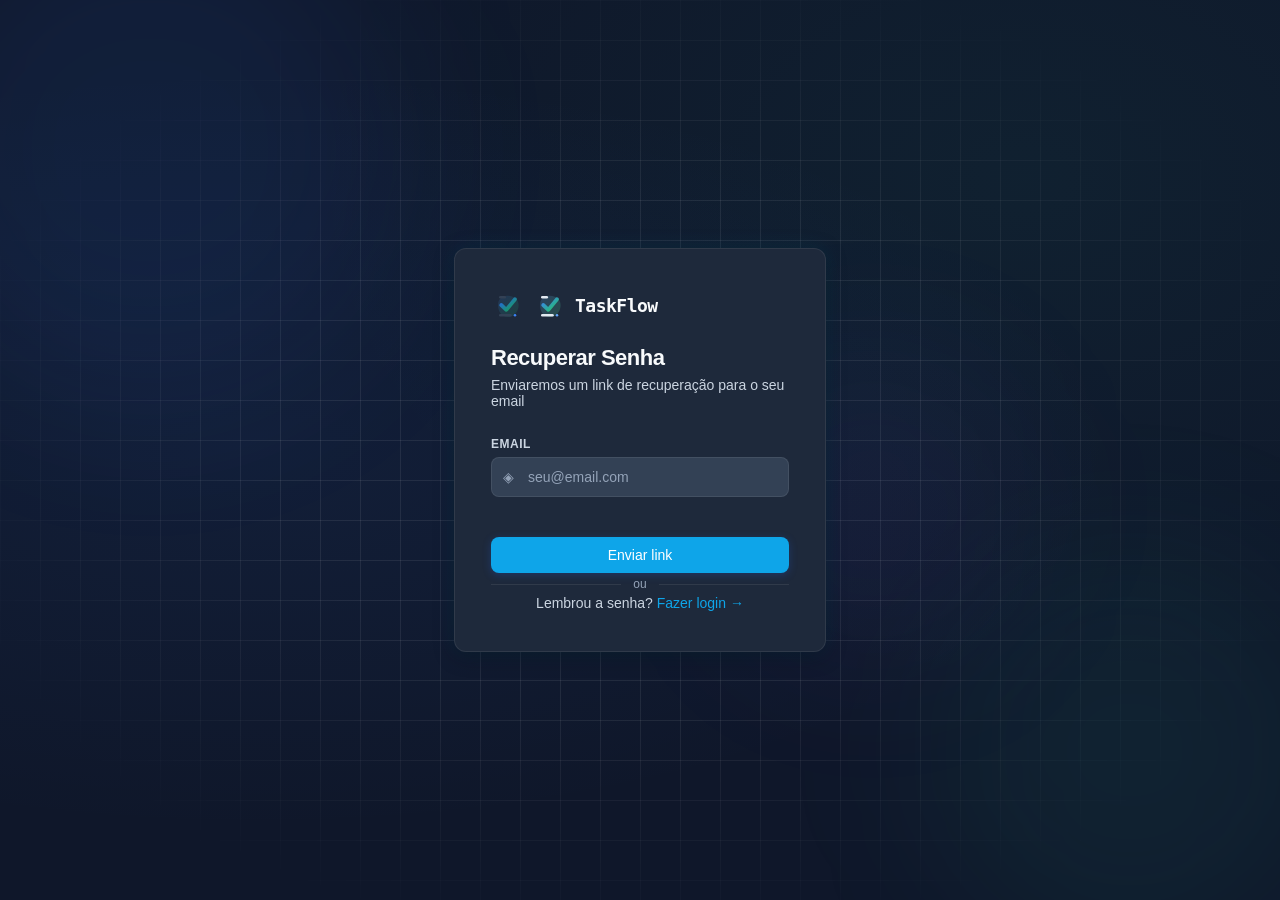
<file: frontend/forgot_password.html>
<!DOCTYPE html>
<html lang="pt-BR">
<head>
    <meta charset="UTF-8">
    <meta name="viewport" content="width=device-width, initial-scale=1.0">
    <title>TaskFlow — Recuperar Senha</title>
    <meta http-equiv="Content-Security-Policy" content="default-src 'self'; script-src 'self'; style-src 'self' 'unsafe-inline' https://fonts.googleapis.com; font-src 'self' https://fonts.gstatic.com; connect-src 'self' http://localhost:8080 https://task-manager-with-login.onrender.com; img-src 'self' data: blob:;">
    <link rel="preconnect" href="https://fonts.googleapis.com">
    <link href="https://fonts.googleapis.com/css2?family=Space+Mono:wght@400;700&family=DM+Sans:wght@300;400;500;600&display=swap" rel="stylesheet">
    <link rel="stylesheet" href="css/style.css">
</head>
<body class="auth-page">

    <div class="auth-bg">
        <div class="grid-overlay"></div>
        <div class="orb orb-1"></div>
        <div class="orb orb-2"></div>
        <div class="orb orb-3"></div>
    </div>

    <div class="auth-container">
        <div class="auth-card">
            <div class="auth-header">
                <div class="logo">
                    <img src="assets/Light-Theme.svg" class="logo-img light-theme-logo" alt="TaskFlow Logo">
                    <img src="assets/Dark-theme.svg" class="logo-img dark-theme-logo" alt="TaskFlow Logo">
                    <span class="logo-text">TaskFlow</span>
                </div>
                <h1 class="auth-title">Recuperar Senha</h1>
                <p class="auth-subtitle">Enviaremos um link de recuperação para o seu email</p>
            </div>

            <div id="recoveryAlert" class="alert hidden"></div>

            <form id="forgotPasswordForm" class="auth-form" novalidate>
                <div class="field-group">
                    <label class="field-label" for="recoveryEmail">Email</label>
                    <div class="field-wrapper">
                        <span class="field-icon">◈</span>
                        <input type="email" id="recoveryEmail" name="email"
                               class="field-input" placeholder="seu@email.com" autocomplete="email">
                    </div>
                    <span class="field-error" id="recoveryEmailError"></span>
                </div>

                <button type="submit" class="btn-primary" id="recoveryBtn">
                    <span class="btn-text">Enviar link</span>
                    <span class="btn-loader hidden">⟳</span>
                </button>
            </form>

            <div class="auth-divider"><span>ou</span></div>

            <p class="auth-switch">
                Lembrou a senha?
                <a href="index.html" class="link-btn" style="text-decoration:none;">Fazer login →</a>
            </p>
        </div>
    </div>

    <script src="js/recovery.js"></script>
</body>
</html>
</file>
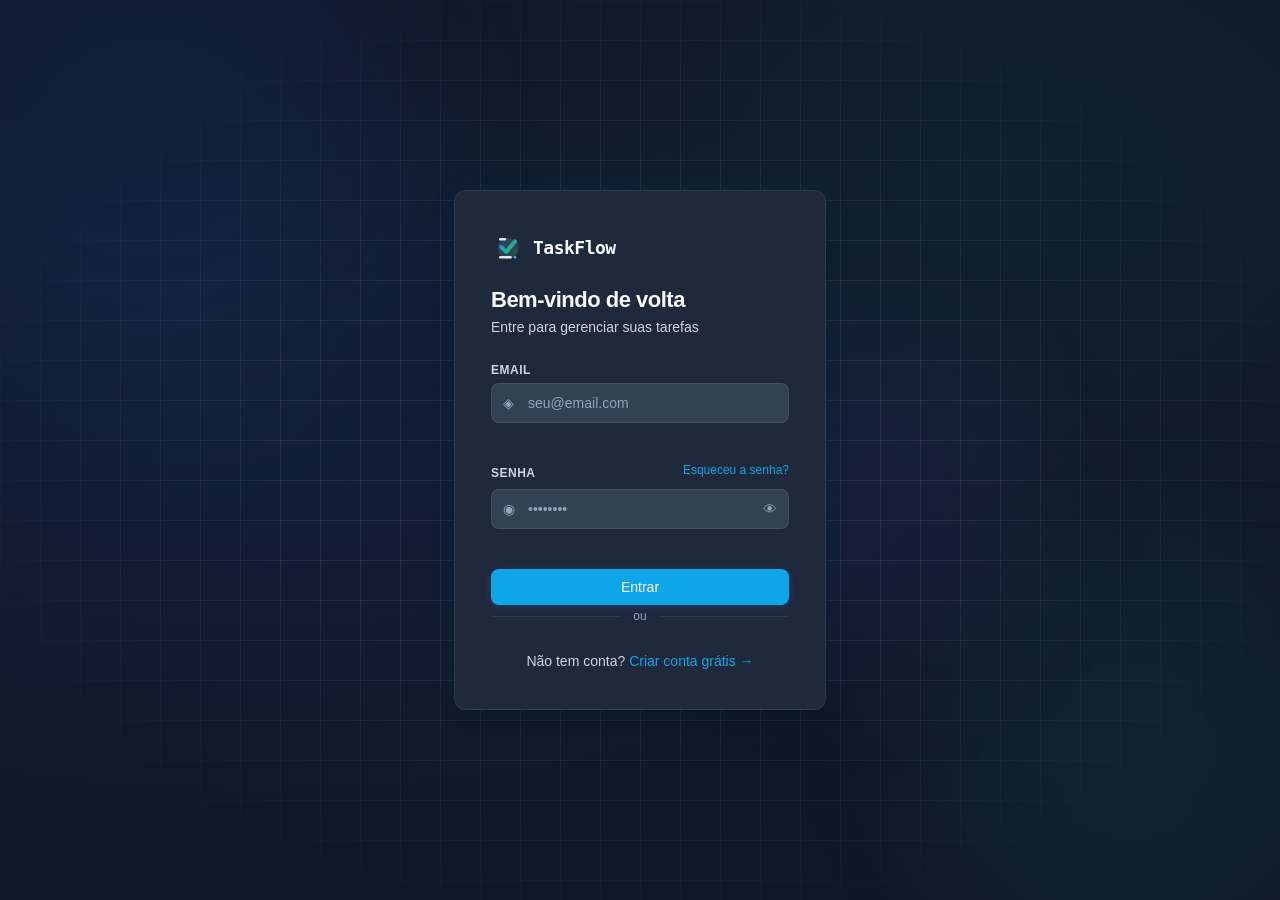
<file: frontend/kanban.html>
<!DOCTYPE html>
<html lang="pt-BR">
<head>
    <meta charset="UTF-8">
    <meta name="viewport" content="width=device-width, initial-scale=1.0">
    <title>TaskFlow — Kanban</title>
    <meta http-equiv="Content-Security-Policy" content="default-src 'self'; script-src 'self'; style-src 'self' 'unsafe-inline' https://fonts.googleapis.com; font-src 'self' https://fonts.gstatic.com; connect-src 'self' http://localhost:8080 https://task-manager-with-login.onrender.com; img-src 'self' data: blob:;">
    <link rel="preconnect" href="https://fonts.googleapis.com">
    <link href="https://fonts.googleapis.com/css2?family=Space+Mono:wght@400;700&family=DM+Sans:wght@300;400;500;600&display=swap" rel="stylesheet">
    <link rel="stylesheet" href="css/style.css">
    <link rel="stylesheet" href="css/kanban.css">
    <link rel="stylesheet" href="css/dashboard.css">
</head>
<body class="dashboard-page">
    <aside class="sidebar" id="sidebar">
        <div class="sidebar-header">
            <div class="logo">
                <img src="assets/Light-Theme.svg" class="logo-img light-theme-logo" alt="TaskFlow Logo">
                <img src="assets/Dark-theme.svg" class="logo-img dark-theme-logo" alt="TaskFlow Logo">
                <span class="logo-text">TaskFlow</span>
            </div>
        </div>
        <nav class="sidebar-nav" id="sidebarNav"></nav>
        <div class="sidebar-footer">
            <div class="user-card">
                <div class="user-avatar" id="userAvatar">?</div>
                <div class="user-info">
                    <span class="user-name" id="userName">—</span>
                    <span class="user-email" id="userEmail">—</span>
                </div>
            </div>
            <button class="btn-logout" title="Sair">⏻</button>
        </div>
    </aside>

    <main class="main-content">
        <header class="topbar">
            <div class="topbar-left">
                <button class="menu-toggle">☰</button>
                <h2 class="page-title">Kanban Board</h2>
            </div>
            <div class="topbar-right">
                <button id="themeToggleBtn" class="btn-ghost" style="padding: 6px 12px; font-size: 16px;"></button>
                <button class="btn-new-task">+ Nova Tarefa</button>
            </div>
        </header>

        <div class="kanban-wrapper">
            <div class="kanban-board" id="kanbanBoard">
                <!-- colunas geradas por JS -->
            </div>
        </div>
    </main>

    <!-- Modal reutilizado -->
    <div class="modal-overlay hidden" id="modalOverlay">
        <div class="modal-card" id="modalCard">
            <div class="modal-header">
                <h3 class="modal-title" id="modalTitle">Nova Tarefa</h3>
                <button type="button" class="modal-close btn-close-modal">✕</button>
            </div>
            <div id="modalAlert" class="alert hidden"></div>
            <form id="taskForm" class="modal-form" novalidate>
                <input type="hidden" id="taskId">
                <div class="field-group">
                    <label class="field-label">Título *</label>
                    <div class="field-wrapper"><input type="text" id="taskTitle" class="field-input" placeholder="Título da tarefa"></div>
                    <span class="field-error" id="taskTitleError"></span>
                </div>
                <div class="field-group">
                    <label class="field-label">Descrição</label>
                    <textarea id="taskDesc" class="field-input field-textarea" rows="3" placeholder="Detalhes..."></textarea>
                </div>
                <div class="modal-row">
                    <div class="field-group">
                        <label class="field-label">Status</label>
                        <select id="taskStatus" class="field-input field-select">
                            <option value="TODO">A Fazer</option>
                            <option value="IN_PROGRESS">Em Progresso</option>
                            <option value="DONE">Concluída</option>
                        </select>
                    </div>
                    <div class="field-group">
                        <label class="field-label">Prioridade</label>
                        <select id="taskPriority" class="field-input field-select">
                            <option value="LOW">Baixa</option>
                            <option value="MEDIUM" selected>Média</option>
                            <option value="HIGH">Alta</option>
                        </select>
                    </div>
                </div>
                <div class="field-group">
                    <label class="field-label">Categoria</label>
                    <select id="taskCategory" class="field-input field-select"><option value="">Nenhuma</option></select>
                </div>
                <div class="field-group prazo-block">
                    <span class="field-label">Prazo / vencimento</span>
                    <div class="prazo-mode-group" role="radiogroup" aria-label="Tipo de prazo">
                        <label class="prazo-mode-option"><input type="radio" name="taskPrazoMode" value="none" checked> Sem prazo</label>
                        <label class="prazo-mode-option"><input type="radio" name="taskPrazoMode" value="single"> Uma data</label>
                        <label class="prazo-mode-option"><input type="radio" name="taskPrazoMode" value="range"> Intervalo (de até)</label>
                    </div>
                    <p class="field-hint prazo-hint hidden">Ex.: <strong>05/06/2026</strong> até <strong>08/06/2026</strong> — preencha início e fim.</p>
                    <div class="modal-row prazo-dates-row hidden" id="prazoDatesRow">
                        <div class="field-group" id="taskStartDateGroup">
                            <label class="field-label" for="taskStartDate" id="taskStartDateLabel">Início (de)</label>
                            <div class="field-wrapper"><input type="date" id="taskStartDate" class="field-input"></div>
                        </div>
                        <div class="field-group" id="taskEndDateGroup">
                            <label class="field-label" for="taskEndDate" id="taskEndDateLabel">Fim (até)</label>
                            <div class="field-wrapper"><input type="date" id="taskEndDate" class="field-input"></div>
                        </div>
                    </div>
                </div>
                <div class="field-group">
                    <label class="field-label">Estimativa (minutos)</label>
                    <div class="field-wrapper"><input type="number" id="taskEstimate" class="field-input" min="1" placeholder="ex: 60"></div>
                </div>
                <div class="modal-actions">
                    <button type="button" class="btn-ghost btn-close-modal">Cancelar</button>
                    <button type="submit" class="btn-primary" id="saveTaskBtn">
                        <span class="btn-text">Salvar</span>
                        <span class="btn-loader hidden">⟳</span>
                    </button>
                </div>
            </form>
        </div>
    </div>

    <!-- Delete confirm -->
    <div class="modal-overlay hidden" id="deleteOverlay">
        <div class="modal-card modal-sm">
            <div class="modal-header">
                <h3 class="modal-title">Excluir Tarefa</h3>
                <button class="modal-close btn-close-delete">✕</button>
            </div>
            <p class="delete-confirm-text">Excluir <strong id="deleteTaskName"></strong>? Ação irreversível.</p>
            <div class="modal-actions">
                <button class="btn-ghost btn-close-delete">Cancelar</button>
                <button class="btn-danger" id="confirmDeleteBtn">Excluir</button>
            </div>
        </div>
    </div>

    <div id="toastContainer" class="toast-container"></div>
    <script src="js/shared.js"></script>
    <script src="js/kanban.js"></script>
</body>
</html>
</file>
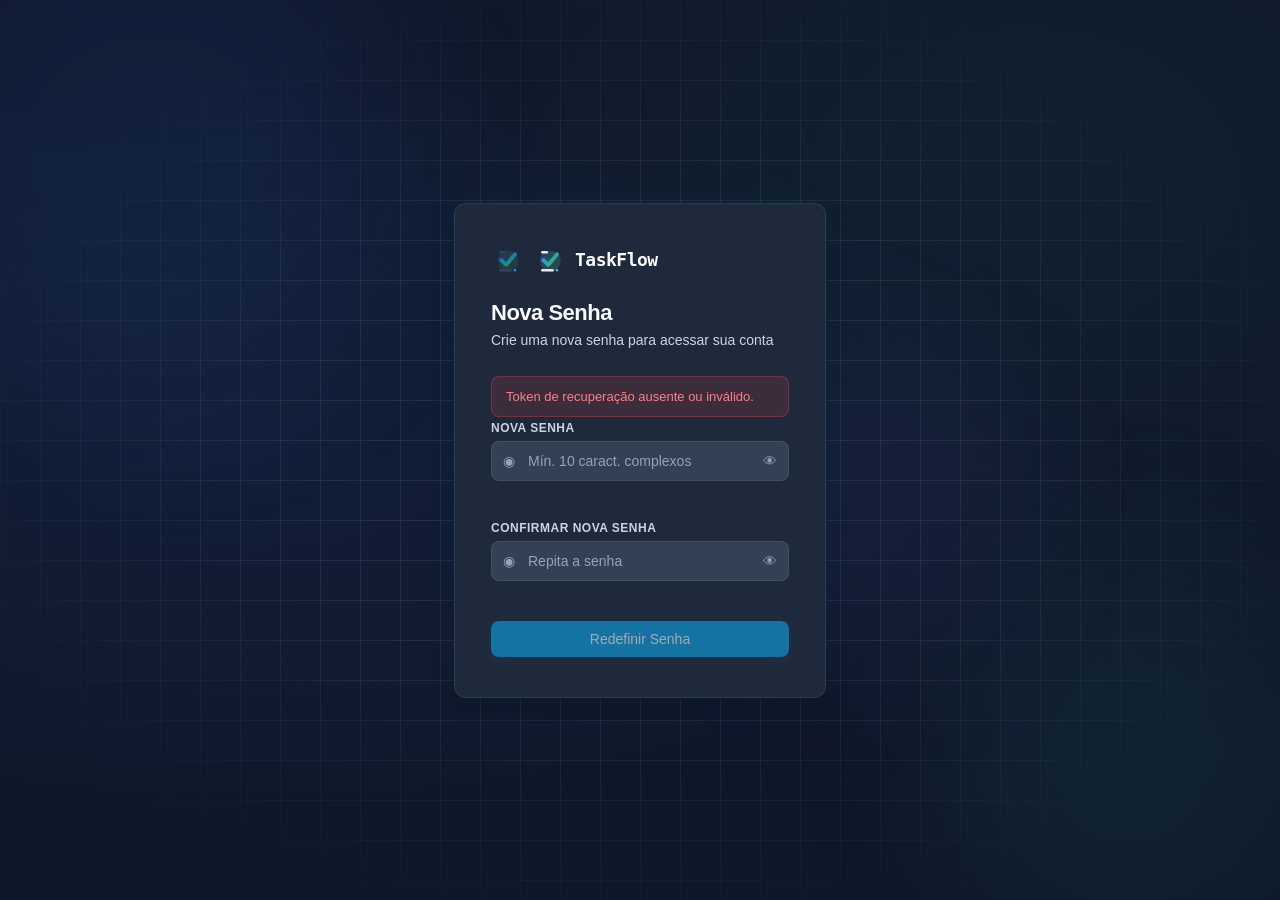
<file: frontend/reset_password.html>
<!DOCTYPE html>
<html lang="pt-BR">
<head>
    <meta charset="UTF-8">
    <meta name="viewport" content="width=device-width, initial-scale=1.0">
    <title>TaskFlow — Nova Senha</title>
    <meta http-equiv="Content-Security-Policy" content="default-src 'self'; script-src 'self'; style-src 'self' 'unsafe-inline' https://fonts.googleapis.com; font-src 'self' https://fonts.gstatic.com; connect-src 'self' http://localhost:8080 https://task-manager-with-login.onrender.com; img-src 'self' data: blob:;">
    <link rel="preconnect" href="https://fonts.googleapis.com">
    <link href="https://fonts.googleapis.com/css2?family=Space+Mono:wght@400;700&family=DM+Sans:wght@300;400;500;600&display=swap" rel="stylesheet">
    <link rel="stylesheet" href="css/style.css">
</head>
<body class="auth-page">

    <div class="auth-bg">
        <div class="grid-overlay"></div>
        <div class="orb orb-1"></div>
        <div class="orb orb-2"></div>
        <div class="orb orb-3"></div>
    </div>

    <div class="auth-container">
        <div class="auth-card">
            <div class="auth-header">
                <div class="logo">
                    <img src="assets/Light-Theme.svg" class="logo-img light-theme-logo" alt="TaskFlow Logo">
                    <img src="assets/Dark-theme.svg" class="logo-img dark-theme-logo" alt="TaskFlow Logo">
                    <span class="logo-text">TaskFlow</span>
                </div>
                <h1 class="auth-title">Nova Senha</h1>
                <p class="auth-subtitle">Crie uma nova senha para acessar sua conta</p>
            </div>

            <div id="resetAlert" class="alert hidden"></div>

            <form id="resetPasswordForm" class="auth-form" novalidate>
                <div class="field-group">
                    <label class="field-label" for="newPassword">Nova Senha</label>
                    <div class="field-wrapper">
                        <span class="field-icon">◉</span>
                        <input type="password" id="newPassword" name="newPassword"
                               class="field-input" placeholder="Mín. 10 caract. complexos" autocomplete="new-password">
                        <button type="button" class="toggle-password" data-target="newPassword">
                            <span id="newPasswordEye">👁</span>
                        </button>
                    </div>
                    <span class="field-error" id="newPasswordError"></span>
                </div>

                <div class="field-group">
                    <label class="field-label" for="confirmPassword">Confirmar Nova Senha</label>
                    <div class="field-wrapper">
                        <span class="field-icon">◉</span>
                        <input type="password" id="confirmPassword" name="confirmPassword"
                               class="field-input" placeholder="Repita a senha" autocomplete="new-password">
                        <button type="button" class="toggle-password" data-target="confirmPassword">
                            <span id="confirmPasswordEye">👁</span>
                        </button>
                    </div>
                    <span class="field-error" id="confirmPasswordError"></span>
                </div>

                <button type="submit" class="btn-primary" id="resetBtn">
                    <span class="btn-text">Redefinir Senha</span>
                    <span class="btn-loader hidden">⟳</span>
                </button>
            </form>
        </div>
    </div>

    <script src="js/recovery.js"></script>
</body>
</html>
</file>
<file: frontend/css/style.css>
/* ============================================================
   TaskFlow — Dark Mission Control Theme
   Fonts: Space Mono (mono/headings) + DM Sans (body)
   ============================================================ */

:root {
  --bg:          #0f172a;
  --bg-2:        #1e293b;
  --bg-3:        #334155;
  --bg-4:        #475569;
  --border:      rgba(255, 255, 255, 0.08);
  --border-glow: rgba(56, 189, 248, 0.3);
  --glass-bg:    rgba(30, 41, 59, 0.85);
  --glass-overlay: rgba(15, 23, 42, 0.8);

  --accent:      #0ea5e9;
  --accent-dim:  rgba(14, 165, 233, 0.15);
  --accent-glow: rgba(14, 165, 233, 0.3);
  --green:       #10b981;
  --green-dim:   rgba(16, 185, 129, 0.15);
  --yellow:      #f59e0b;
  --yellow-dim:  rgba(245, 158, 11, 0.15);
  --red:         #ef4444;
  --red-dim:     rgba(239, 68, 68, 0.15);

  --text:        #f8fafc;
  --text-2:      #cbd5e1;
  --text-3:      #94a3b8;

  --radius:      8px;
  --radius-lg:   12px;
  --shadow:      0 4px 20px rgba(0, 0, 0, 0.4);
  --shadow-glow: 0 0 20px rgba(14, 165, 233, 0.15);

  --sidebar-w:   260px;
  --topbar-h:    72px;
}

:root[data-theme="light"] {
  --bg:          #f8fafc;
  --bg-2:        #ffffff;
  --bg-3:        #f1f5f9;
  --bg-4:        #e2e8f0;
  --border:      rgba(0, 0, 0, 0.08);
  --border-glow: rgba(14, 165, 233, 0.2);
  --glass-bg:    rgba(255, 255, 255, 0.85);
  --glass-overlay: rgba(248, 250, 252, 0.8);

  --accent:      #0284c7;
  --accent-dim:  rgba(2, 132, 199, 0.1);
  --accent-glow: rgba(2, 132, 199, 0.2);
  --green:       #059669;
  --green-dim:   rgba(5, 150, 105, 0.1);
  --yellow:      #d97706;
  --yellow-dim:  rgba(217, 119, 6, 0.1);
  --red:         #dc2626;
  --red-dim:     rgba(220, 38, 38, 0.1);

  --text:        #0f172a;
  --text-2:      #475569;
  --text-3:      #64748b;

  --shadow:      0 4px 16px rgba(0, 0, 0, 0.06);
  --shadow-glow: 0 0 16px rgba(2, 132, 199, 0.1);
}

*, *::before, *::after { box-sizing: border-box; margin: 0; padding: 0; }

html { font-size: 15px; }

body {
  font-family: 'DM Sans', sans-serif;
  background: var(--bg);
  color: var(--text);
  min-height: 100vh;
  -webkit-font-smoothing: antialiased;
}

/* ============================================================
   SCROLLBAR
   ============================================================ */
::-webkit-scrollbar { width: 6px; }
::-webkit-scrollbar-track { background: transparent; }
::-webkit-scrollbar-thumb { background: var(--bg-4); border-radius: 3px; }
::-webkit-scrollbar-thumb:hover { background: var(--accent); }

/* ============================================================
   AUTH PAGE
   ============================================================ */
.auth-page { display: flex; align-items: center; justify-content: center; min-height: 100vh; overflow: hidden; }

.auth-bg {
  position: fixed; inset: 0; z-index: 0;
  background: radial-gradient(ellipse at 20% 50%, rgba(59,130,246,0.07) 0%, transparent 60%),
              radial-gradient(ellipse at 80% 20%, rgba(34,211,165,0.05) 0%, transparent 50%),
              var(--bg);
}

.grid-overlay {
  position: absolute; inset: 0;
  background-image:
    linear-gradient(var(--border) 1px, transparent 1px),
    linear-gradient(90deg, var(--border) 1px, transparent 1px);
  background-size: 40px 40px;
  mask-image: radial-gradient(ellipse at center, black 40%, transparent 80%);
}

.orb {
  position: absolute; border-radius: 50%;
  filter: blur(80px); pointer-events: none;
}
.orb-1 { width:500px; height:500px; background: rgba(59,130,246,0.08); top:-100px; left:-100px; }
.orb-2 { width:400px; height:400px; background: rgba(34,211,165,0.06); bottom:-50px; right:-50px; }
.orb-3 { width:300px; height:300px; background: rgba(139,92,246,0.05); top:40%; right:20%; }

.auth-container { position: relative; z-index: 1; width: 100%; max-width: 420px; padding: 24px; }

.auth-card {
  background: var(--bg-2);
  border: 1px solid var(--border);
  border-radius: var(--radius-lg);
  padding: 40px 36px;
  box-shadow: var(--shadow), var(--shadow-glow);
  animation: cardIn 0.4s cubic-bezier(0.16, 1, 0.3, 1);
}

@keyframes cardIn {
  from { opacity: 0; transform: translateY(20px) scale(0.97); }
  to   { opacity: 1; transform: translateY(0) scale(1); }
}

.logo {
  display: flex; align-items: center; gap: 10px; margin-bottom: 24px;
}
.logo-img {
  height: 32px;
  width: auto;
  display: block;
}

/* Theme-based logo visibility */
[data-theme="dark"] .light-theme-logo { display: none; }
[data-theme="dark"] .dark-theme-logo  { display: block; }

[data-theme="light"] .dark-theme-logo { display: none; }
[data-theme="light"] .light-theme-logo { display: block; }

.logo-text {
  font-family: 'Space Mono', monospace;
  font-size: 18px; font-weight: 700;
  letter-spacing: -0.5px; color: var(--text);
}

.auth-title {
  font-size: 22px; font-weight: 600;
  letter-spacing: -0.5px; margin-bottom: 6px;
}
.auth-subtitle { color: var(--text-2); font-size: 14px; margin-bottom: 28px; }

/* ============================================================
   FORM FIELDS
   ============================================================ */
.auth-form, .modal-form { display: flex; flex-direction: column; gap: 18px; }

.field-group { display: flex; flex-direction: column; gap: 6px; }
.field-label { font-size: 12px; font-weight: 600; color: var(--text-2); letter-spacing: 0.5px; text-transform: uppercase; }

.field-wrapper {
  position: relative; display: flex; align-items: center;
}
.field-icon {
  position: absolute; left: 12px; color: var(--text-3); font-size: 14px; pointer-events: none;
}
.field-input {
  width: 100%;
  background: var(--bg-3);
  border: 1px solid var(--border);
  border-radius: var(--radius);
  color: var(--text);
  font-family: 'DM Sans', sans-serif;
  font-size: 14px;
  padding: 11px 14px 11px 36px;
  outline: none;
  transition: border-color 0.2s, box-shadow 0.2s, background 0.2s;
}
.field-input:not(.field-textarea):not(.field-select) { padding-left: 36px; }
.field-textarea { padding: 11px 14px; resize: vertical; min-height: 80px; }
.field-select  { padding: 11px 14px; cursor: pointer; appearance: none; background-image: url("data:image/svg+xml,%3Csvg xmlns='http://www.w3.org/2000/svg' width='12' height='12' fill='%238fa3c0' viewBox='0 0 16 16'%3E%3Cpath d='M8 11L2 5h12z'/%3E%3C/svg%3E"); background-repeat: no-repeat; background-position: right 12px center; }

.field-input::placeholder { color: var(--text-3); }
.field-input:focus {
  border-color: var(--accent);
  box-shadow: 0 0 0 3px var(--accent-dim);
  background: var(--bg-4);
}
.field-input.error { border-color: var(--red); box-shadow: 0 0 0 3px var(--red-dim); }
.field-error { font-size: 12px; color: var(--red); min-height: 16px; }

.toggle-password {
  position: absolute; right: 12px;
  background: none; border: none; cursor: pointer;
  color: var(--text-3); font-size: 14px;
  transition: color 0.2s;
}
.toggle-password:hover { color: var(--accent); }

/* ============================================================
   BUTTONS
   ============================================================ */
.btn-primary {
  display: flex; align-items: center; justify-content: center; gap: 8px;
  background: var(--accent);
  color: white;
  border: none; border-radius: var(--radius);
  font-family: 'DM Sans', sans-serif;
  font-size: 14px; font-weight: 500;
  padding: 10px 18px;
  cursor: pointer;
  transition: all 0.2s cubic-bezier(0.4, 0, 0.2, 1);
  box-shadow: 0 2px 8px rgba(37, 99, 235, 0.25);
  width: 100%;
}
.btn-primary:hover { background: #1d4ed8; box-shadow: 0 4px 12px rgba(37, 99, 235, 0.35); transform: translateY(-1px); }
.btn-primary:active { transform: scale(0.98); }
.btn-primary.small { width: auto; padding: 8px 16px; font-size: 13px; }
.btn-primary:disabled { opacity: 0.6; cursor: not-allowed; transform: none; }

.btn-ghost {
  background: transparent; border: 1px solid var(--border);
  color: var(--text-2); border-radius: var(--radius);
  font-family: 'DM Sans', sans-serif;
  font-size: 14px; font-weight: 500;
  padding: 10px 20px; cursor: pointer;
  transition: all 0.2s;
}
.btn-ghost:hover { border-color: var(--border-glow); color: var(--text); background: var(--bg-3); }

.btn-danger {
  background: var(--red); color: white; border: none;
  border-radius: var(--radius); font-family: 'DM Sans', sans-serif;
  font-size: 14px; font-weight: 600; padding: 10px 20px;
  cursor: pointer; transition: all 0.2s;
  box-shadow: 0 4px 16px rgba(239,68,68,0.3);
}
.btn-danger:hover { background: #dc2626; }

.btn-loader { animation: spin 0.8s linear infinite; display: inline-block; }
@keyframes spin { to { transform: rotate(360deg); } }

.link-btn {
  background: none; border: none; color: var(--accent);
  cursor: pointer; font-size: 14px; font-family: 'DM Sans', sans-serif;
  padding: 0; transition: color 0.2s;
}
.link-btn:hover { color: #60a5fa; text-decoration: underline; }

/* ============================================================
   AUTH EXTRAS
   ============================================================ */
.auth-divider {
  display: flex; align-items: center; gap: 12px; margin: 4px 0;
  color: var(--text-3); font-size: 12px;
}
.auth-divider::before, .auth-divider::after {
  content: ''; flex: 1; height: 1px; background: var(--border);
}

.auth-switch { text-align: center; color: var(--text-2); font-size: 14px; }

/* ============================================================
   ALERT
   ============================================================ */
.alert {
  padding: 12px 14px; border-radius: var(--radius);
  font-size: 13px; margin-bottom: 4px;
  animation: fadeIn 0.3s ease;
}
.alert.success { background: var(--green-dim); border: 1px solid rgba(34,211,165,0.3); color: var(--green); }
.alert.error   { background: var(--red-dim); border: 1px solid rgba(239,68,68,0.3); color: #fc8181; }
@keyframes fadeIn { from { opacity:0; transform:translateY(-4px); } to { opacity:1; transform:translateY(0); } }

/* ============================================================
   DASHBOARD LAYOUT
   ============================================================ */
.dashboard-page { display: flex; overflow: hidden; height: 100vh; }

.sidebar {
  width: var(--sidebar-w);
  background: var(--glass-bg);
  backdrop-filter: blur(12px);
  -webkit-backdrop-filter: blur(12px);
  border-right: 1px solid var(--border);
  display: flex; flex-direction: column;
  flex-shrink: 0;
  transition: width 0.25s ease, transform 0.25s ease;
  z-index: 100;
}

.sidebar-header {
  padding: 20px 20px 16px;
  border-bottom: 1px solid var(--border);
}

.sidebar-nav {
  flex: 1; padding: 16px 12px;
  display: flex; flex-direction: column; gap: 4px;
  overflow-y: auto;
}

.nav-item {
  display: flex; align-items: center; gap: 10px;
  background: transparent; border: none;
  color: var(--text-2); font-family: 'DM Sans', sans-serif;
  font-size: 14px; font-weight: 500;
  padding: 9px 12px; border-radius: 8px;
  cursor: pointer; text-align: left; width: 100%;
  transition: all 0.15s;
}
.nav-item:hover  { background: var(--bg-3); color: var(--text); }
.nav-item.active { background: var(--accent-dim); color: var(--accent); }
.nav-item.active .nav-icon { color: var(--accent); }
.nav-icon { font-size: 16px; width: 18px; text-align: center; }
.nav-badge {
  margin-left: auto; background: var(--bg-4);
  color: var(--text-2); font-size: 11px; font-weight: 600;
  padding: 2px 7px; border-radius: 10px;
  font-family: 'Space Mono', monospace;
}
.nav-item.active .nav-badge { background: var(--accent-dim); color: var(--accent); }

.sidebar-footer {
  padding: 14px 16px;
  border-top: 1px solid var(--border);
  display: flex; align-items: center; gap: 10px;
}
.user-card { flex: 1; display: flex; align-items: center; gap: 10px; overflow: hidden; }
.user-avatar {
  width: 32px; height: 32px; border-radius: 8px;
  background: var(--accent-dim); color: var(--accent);
  display: flex; align-items: center; justify-content: center;
  font-family: 'Space Mono', monospace; font-size: 13px; font-weight: 700;
  flex-shrink: 0;
}
.user-info { display: flex; flex-direction: column; overflow: hidden; }
.user-name  { font-size: 13px; font-weight: 600; white-space: nowrap; overflow: hidden; text-overflow: ellipsis; }
.user-email { font-size: 11px; color: var(--text-3); white-space: nowrap; overflow: hidden; text-overflow: ellipsis; }

.btn-logout {
  background: none; border: 1px solid var(--border);
  color: var(--text-3); border-radius: 6px;
  width: 30px; height: 30px; cursor: pointer;
  font-size: 14px; flex-shrink: 0;
  transition: all 0.2s;
}
.btn-logout:hover { border-color: var(--red); color: var(--red); background: var(--red-dim); }

/* ============================================================
   MAIN CONTENT
   ============================================================ */
.main-content {
  flex: 1; overflow-y: auto;
  display: flex; flex-direction: column;
}

.topbar {
  height: var(--topbar-h);
  display: flex; align-items: center; justify-content: space-between;
  padding: 0 28px; gap: 16px;
  background: var(--glass-bg);
  backdrop-filter: blur(12px);
  -webkit-backdrop-filter: blur(12px);
  border-bottom: 1px solid var(--border);
  position: sticky; top: 0; z-index: 50;
}
.topbar-left { display: flex; align-items: center; gap: 16px; flex: 1; }
.menu-toggle {
  background: none; border: none; color: var(--text-2);
  font-size: 18px; cursor: pointer;
  padding: 6px; border-radius: 6px; display: none;
}

.search-wrapper { position: relative; flex: 1; max-width: 360px; }
.search-icon { position: absolute; left: 12px; top: 50%; transform: translateY(-50%); color: var(--text-3); font-size: 15px; }
.search-input {
  width: 100%;
  background: var(--bg-3); border: 1px solid var(--border);
  border-radius: var(--radius); color: var(--text);
  font-family: 'DM Sans', sans-serif; font-size: 14px;
  padding: 8px 14px 8px 36px; outline: none;
  transition: all 0.2s;
}
.search-input::placeholder { color: var(--text-3); }
.search-input:focus { border-color: var(--accent); box-shadow: 0 0 0 3px var(--accent-dim); }

.btn-new-task {
  display: flex; align-items: center; gap: 6px;
  background: var(--accent); color: white; border: none;
  border-radius: var(--radius); font-family: 'DM Sans', sans-serif;
  font-size: 13px; font-weight: 600; padding: 8px 16px;
  cursor: pointer; white-space: nowrap;
  transition: all 0.2s;
  box-shadow: 0 4px 16px var(--accent-glow);
}
.btn-new-task:hover { background: #2563eb; }

/* ============================================================
   STATS
   ============================================================ */
.stats-section {
  display: grid; grid-template-columns: repeat(4, 1fr); gap: 16px;
  padding: 24px 28px 0;
}

.stat-card {
  background: var(--bg-2);
  border: 1px solid var(--border);
  border-radius: var(--radius-lg); padding: 20px;
  transition: transform 0.2s cubic-bezier(0.4, 0, 0.2, 1), border-color 0.2s, box-shadow 0.2s;
}
.stat-card:hover { transform: translateY(-2px); border-color: var(--border-glow); box-shadow: var(--shadow); }

.stat-value {
  font-family: 'Space Mono', monospace;
  font-size: 28px; font-weight: 700; color: var(--text);
  letter-spacing: -1px; margin-bottom: 4px;
}
.stat-label { font-size: 12px; color: var(--text-2); font-weight: 500; text-transform: uppercase; letter-spacing: 0.5px; margin-bottom: 12px; }
.stat-bar { height: 3px; background: var(--bg-4); border-radius: 2px; overflow: hidden; }
.stat-fill { height: 100%; border-radius: 2px; transition: width 0.6s cubic-bezier(0.34, 1.56, 0.64, 1); }
.stat-fill-todo     { background: var(--yellow); }
.stat-fill-progress { background: var(--accent); }
.stat-fill-done     { background: var(--green); }

/* ============================================================
   TASKS SECTION
   ============================================================ */
.tasks-section { padding: 24px 28px 40px; flex: 1; }

.tasks-header {
  display: flex; align-items: center; justify-content: space-between;
  margin-bottom: 20px;
}
.tasks-title {
  font-size: 18px; font-weight: 600; letter-spacing: -0.3px;
}
.sort-select {
  background: var(--bg-3); border: 1px solid var(--border);
  color: var(--text-2); border-radius: var(--radius);
  font-family: 'DM Sans', sans-serif; font-size: 13px;
  padding: 6px 12px; cursor: pointer; outline: none;
}

.empty-state {
  display: flex; flex-direction: column; align-items: center; gap: 12px;
  padding: 60px 20px; color: var(--text-3);
}
.empty-icon { font-size: 36px; opacity: 0.5; }
.empty-state p { font-size: 15px; }
.spin { animation: spin 1.5s linear infinite; }

/* ============================================================
   TASK GRID
   ============================================================ */
.task-grid {
  display: grid;
  grid-template-columns: repeat(auto-fill, minmax(290px, 1fr));
  gap: 14px;
}

.task-card {
  background: var(--bg-2);
  border: 1px solid var(--border);
  border-radius: var(--radius-lg); padding: 18px;
  display: flex; flex-direction: column; gap: 12px;
  transition: transform 0.2s cubic-bezier(0.4, 0, 0.2, 1), border-color 0.2s, box-shadow 0.2s;
  animation: cardIn 0.3s cubic-bezier(0.4, 0, 0.2, 1);
  cursor: default;
  position: relative;
  overflow: hidden;
}
.task-card::before {
  content: ''; position: absolute;
  left: 0; top: 0; bottom: 0; width: 3px;
}
.task-card.priority-HIGH::before  { background: var(--red); }
.task-card.priority-MEDIUM::before { background: var(--yellow); }
.task-card.priority-LOW::before   { background: var(--green); }

.task-card:hover { border-color: var(--border-glow); transform: translateY(-2px); box-shadow: 0 8px 24px rgba(0, 0, 0, 0.2); }

.task-card-header { display: flex; align-items: flex-start; justify-content: space-between; gap: 8px; }
.task-card-title {
  font-size: 14px; font-weight: 600; line-height: 1.4;
  flex: 1;
}
.task-card.status-DONE .task-card-title { text-decoration: line-through; color: var(--text-3); }

.task-card-actions { display: flex; gap: 4px; flex-shrink: 0; }
.task-action-btn {
  background: none; border: none; cursor: pointer;
  color: var(--text-3); font-size: 13px;
  padding: 4px 6px; border-radius: 6px;
  transition: all 0.15s;
}
.task-action-btn:hover { color: var(--accent); background: var(--accent-dim); }
.task-action-btn.delete:hover { color: var(--red); background: var(--red-dim); }

.task-card-desc { font-size: 13px; color: var(--text-2); line-height: 1.5; display: -webkit-box; -webkit-line-clamp: 2; -webkit-box-orient: vertical; overflow: hidden; }

.task-card-meta { display: flex; align-items: center; gap: 8px; flex-wrap: wrap; }

.task-badge {
  display: inline-flex; align-items: center; gap: 4px;
  font-size: 11px; font-weight: 600; padding: 3px 8px;
  border-radius: 20px; letter-spacing: 0.3px;
}
.badge-status-TODO       { background: var(--yellow-dim); color: var(--yellow); }
.badge-status-IN_PROGRESS{ background: var(--accent-dim); color: var(--accent); }
.badge-status-DONE       { background: var(--green-dim);  color: var(--green); }
.badge-priority-HIGH     { background: var(--red-dim);    color: var(--red); }
.badge-priority-MEDIUM   { background: var(--yellow-dim); color: var(--yellow); }
.badge-priority-LOW      { background: var(--green-dim);  color: var(--green); }

.task-due-date { font-size: 11px; color: var(--text-3); margin-left: auto; }
.task-due-date.overdue { color: var(--red); }

/* Status quick-change select */
.status-select {
  background: transparent; border: none;
  font-family: 'DM Sans', sans-serif; font-size: 11px;
  cursor: pointer; padding: 0; outline: none;
  color: inherit;
}

/* ============================================================
   MODAL
   ============================================================ */
.modal-overlay {
  position: fixed; inset: 0; z-index: 200;
  background: var(--glass-overlay);
  backdrop-filter: blur(4px);
  display: flex; align-items: center; justify-content: center;
  padding: 24px;
  animation: fadeIn 0.2s ease;
}

.modal-card {
  background: var(--bg-2);
  border: 1px solid var(--border);
  border-radius: var(--radius-lg); padding: 28px;
  width: 100%; max-width: 500px;
  box-shadow: 0 12px 40px rgba(0, 0, 0, 0.4);
  animation: cardIn 0.3s cubic-bezier(0.4, 0, 0.2, 1);
}
.modal-sm { max-width: 380px; }

.modal-header { display: flex; align-items: center; justify-content: space-between; margin-bottom: 20px; }
.modal-title  { font-size: 17px; font-weight: 600; letter-spacing: -0.3px; }
.modal-close  {
  background: none; border: none; color: var(--text-3);
  font-size: 16px; cursor: pointer; padding: 4px 8px;
  border-radius: 6px; transition: all 0.15s;
}
.modal-close:hover { color: var(--text); background: var(--bg-3); }

.modal-row { display: grid; grid-template-columns: 1fr 1fr; gap: 14px; }

.modal-actions { display: flex; justify-content: flex-end; gap: 10px; margin-top: 8px; }
.modal-actions .btn-primary { width: auto; }

.delete-confirm-text { color: var(--text-2); font-size: 14px; line-height: 1.6; margin-bottom: 20px; }

/* ============================================================
   UTILITIES
   ============================================================ */
.hidden { display: none !important; }

/* ============================================================
   RESPONSIVE
   ============================================================ */
@media (max-width: 900px) {
  .stats-section { grid-template-columns: repeat(2, 1fr); }
  .sidebar { position: fixed; left: 0; top: 0; bottom: 0; transform: translateX(-100%); }
  .sidebar.open { transform: translateX(0); }
  .menu-toggle { display: block; }
  .topbar { padding: 0 16px; }
  .tasks-section, .stats-section { padding-left: 16px; padding-right: 16px; }
}
@media (max-width: 560px) {
  .stats-section { grid-template-columns: repeat(2, 1fr); gap: 10px; }
  .modal-row { grid-template-columns: 1fr; }
  .auth-card { padding: 28px 20px; }
}

/* ============================================================
   ADMIN PANEL PREMIUM STYLING
   ============================================================ */
.table-container {
  overflow-x: auto;
  box-shadow: var(--shadow);
  border-radius: var(--radius-lg);
  background: var(--bg-2);
}
.table-row-hover {
  transition: background-color 0.15s ease;
}
.table-row-hover:hover {
  background-color: rgba(255, 255, 255, 0.02) !important;
}
[data-theme="light"] .table-row-hover:hover {
  background-color: rgba(15, 23, 42, 0.02) !important;
}
th {
  font-family: 'Space Mono', monospace;
  font-weight: 700;
  letter-spacing: 0.5px;
  text-transform: uppercase;
  font-size: 11px;
}
tbody td {
  border-top: 1px solid var(--border);
}

/* ─── GOOGLE LOGIN BUTTON INTEGRATION ─── */
.google-btn-wrapper {
  margin: 20px 0 10px 0;
  width: 100%;
  display: flex;
  justify-content: center;
  align-items: center;
  transition: transform 0.2s ease, filter 0.2s ease;
}

.google-btn-wrapper:hover {
  transform: translateY(-1px);
}

iframe[id^="g_id_"] {
  border-radius: var(--radius) !important;
  box-shadow: var(--shadow-glow) !important;
}

/* ============================================================
   ⏱️ WIDGET POMODORO FLUTUANTE (TIME TRACKING)
   ============================================================ */
.pomodoro-widget {
  position: fixed;
  bottom: 24px;
  right: 24px;
  z-index: 999;
  width: 320px;
  background: var(--glass-bg);
  border: 1px solid var(--border);
  border-radius: var(--radius-lg);
  box-shadow: 0 10px 30px rgba(0, 0, 0, 0.4), var(--shadow-glow);
  backdrop-filter: blur(16px);
  -webkit-backdrop-filter: blur(16px);
  transition: all 0.35s cubic-bezier(0.16, 1, 0.3, 1);
  overflow: hidden;
}

.pomodoro-widget.collapsed {
  width: 56px;
  height: 56px;
  border-radius: 50%;
  display: flex;
  align-items: center;
  justify-content: center;
  cursor: pointer;
}

.pomodoro-widget.collapsed:hover {
  transform: scale(1.05);
  box-shadow: 0 0 25px var(--accent-glow);
}

.pomodoro-collapsed-bubble {
  display: flex;
  align-items: center;
  justify-content: center;
  font-size: 20px;
  position: relative;
  width: 100%;
  height: 100%;
}

.pomodoro-collapsed-badge {
  position: absolute;
  top: -2px;
  right: -2px;
  width: 10px;
  height: 10px;
  background: var(--accent);
  border-radius: 50%;
  border: 2px solid var(--bg-2);
  display: none;
}

.pomodoro-collapsed-badge.running {
  display: block;
  animation: pulse-glow 1.5s infinite;
}

@keyframes pulse-glow {
  0% { transform: scale(0.9); opacity: 0.8; }
  50% { transform: scale(1.2); opacity: 1; }
  100% { transform: scale(0.9); opacity: 0.8; }
}

.pomodoro-expanded-content {
  padding: 16px;
  display: flex;
  flex-direction: column;
  gap: 12px;
}

.pomodoro-header {
  display: flex;
  align-items: center;
  justify-content: space-between;
}

.pomodoro-title {
  display: flex;
  align-items: center;
  gap: 8px;
  font-size: 13px;
  font-weight: 700;
  text-transform: uppercase;
  letter-spacing: 0.5px;
  color: var(--text-2);
}

.pomodoro-control-top {
  display: flex;
  align-items: center;
  gap: 6px;
}

.pomodoro-btn-close {
  background: none;
  border: none;
  color: var(--text-3);
  font-size: 14px;
  cursor: pointer;
  padding: 4px;
  border-radius: 4px;
  transition: all 0.2s;
}

.pomodoro-btn-close:hover {
  color: var(--text);
  background: var(--bg-3);
}

.pomodoro-task-badge {
  font-size: 12px;
  color: var(--accent);
  background: var(--accent-dim);
  padding: 6px 10px;
  border-radius: var(--radius);
  border: 1px solid rgba(14, 165, 233, 0.2);
  overflow: hidden;
  text-overflow: ellipsis;
  white-space: nowrap;
  font-weight: 500;
}

.pomodoro-timer-display {
  display: flex;
  flex-direction: column;
  align-items: center;
  justify-content: center;
  padding: 10px 0;
  position: relative;
}

.pomodoro-clock {
  font-family: 'Space Mono', monospace;
  font-size: 40px;
  font-weight: 700;
  letter-spacing: -1px;
  color: var(--text);
  text-shadow: 0 0 15px var(--accent-glow);
}

.pomodoro-modes {
  display: flex;
  justify-content: center;
  gap: 6px;
  background: var(--bg-3);
  padding: 3px;
  border-radius: 6px;
}

.pomodoro-mode-btn {
  flex: 1;
  background: transparent;
  border: none;
  color: var(--text-3);
  font-size: 11px;
  font-weight: 600;
  padding: 6px 4px;
  border-radius: 4px;
  cursor: pointer;
  transition: all 0.2s;
  text-align: center;
  white-space: nowrap;
}

.pomodoro-mode-btn.active {
  background: var(--bg-4);
  color: var(--text);
}

.pomodoro-widget.running .pomodoro-clock {
  animation: clock-pulse 2s infinite ease-in-out;
}

@keyframes clock-pulse {
  0% { opacity: 0.95; }
  50% { opacity: 1; }
  100% { opacity: 0.95; }
}

.pomodoro-controls {
  display: flex;
  justify-content: center;
  align-items: center;
  gap: 14px;
}

.pomodoro-btn-round {
  width: 38px;
  height: 38px;
  border-radius: 50%;
  background: var(--bg-3);
  border: 1px solid var(--border);
  color: var(--text-2);
  display: flex;
  align-items: center;
  justify-content: center;
  cursor: pointer;
  transition: all 0.2s;
  font-size: 14px;
}

.pomodoro-btn-round:hover {
  background: var(--bg-4);
  color: var(--text);
  border-color: var(--border-glow);
}

.pomodoro-btn-round.play-pause {
  width: 48px;
  height: 48px;
  background: var(--accent);
  color: white;
  border: none;
  box-shadow: 0 4px 12px var(--accent-glow);
  font-size: 18px;
}

.pomodoro-btn-round.play-pause:hover {
  background: #2563eb;
  transform: scale(1.05);
}

/* --- Detalhes do Modal: Progresso de Time Tracking --- */
.detail-timer-section {
  display: flex;
  flex-direction: column;
  gap: 8px;
  background: var(--bg-3);
  padding: 12px 14px;
  border-radius: var(--radius);
  border: 1px solid var(--border);
  margin-top: 10px;
}

.detail-timer-header {
  display: flex;
  align-items: center;
  justify-content: space-between;
  font-size: 13px;
  font-weight: 500;
  color: var(--text-2);
}

.detail-timer-actions {
  display: flex;
  align-items: center;
  gap: 8px;
}

.btn-detail-focus {
  background: var(--accent-dim);
  border: 1px solid rgba(14, 165, 233, 0.3);
  color: var(--accent);
  font-size: 11px;
  font-weight: 600;
  padding: 4px 8px;
  border-radius: 4px;
  cursor: pointer;
  transition: all 0.2s;
}

.btn-detail-focus:hover {
  background: var(--accent);
  color: white;
}

.timer-progress-track {
  height: 6px;
  background: var(--bg-4);
  border-radius: 3px;
  overflow: hidden;
  position: relative;
}

.timer-progress-fill {
  height: 100%;
  background: var(--accent);
  border-radius: 3px;
  width: 0%;
  transition: width 0.5s ease;
}

.timer-progress-fill.overrun {
  background: var(--yellow);
}

.manual-time-input-group {
  display: flex;
  align-items: center;
  gap: 8px;
  margin-top: 6px;
}

.manual-time-input {
  width: 70px;
  background: var(--bg-4);
  border: 1px solid var(--border);
  border-radius: 4px;
  color: var(--text);
  font-size: 12px;
  padding: 4px 6px;
  text-align: center;
  outline: none;
}

.manual-time-input:focus {
  border-color: var(--accent);
}

.btn-manual-time-save {
  background: var(--bg-4);
  border: 1px solid var(--border);
  color: var(--text-2);
  font-size: 11px;
  font-weight: 600;
  padding: 4px 8px;
  border-radius: 4px;
  cursor: pointer;
  transition: all 0.2s;
}

.btn-manual-time-save:hover {
  border-color: var(--border-glow);
  color: var(--text);
  background: var(--bg-3);
}

/* --- Painel de Configurações do Pomodoro --- */
.pomodoro-settings-panel {
  background: var(--bg-3);
  border: 1px solid var(--border);
  border-radius: var(--radius);
  padding: 14px;
  display: flex;
  flex-direction: column;
  gap: 10px;
  animation: fadeIn 0.2s ease;
}

.pomodoro-settings-title {
  font-size: 12px;
  font-weight: 700;
  text-transform: uppercase;
  letter-spacing: 0.5px;
  color: var(--text-2);
  margin: 0 0 4px 0;
}

.pomodoro-settings-row {
  display: flex;
  align-items: center;
  justify-content: space-between;
  gap: 8px;
}

.pomodoro-settings-row label {
  font-size: 12px;
  color: var(--text-2);
  font-weight: 500;
  flex: 1;
}

.pomodoro-dur-input {
  width: 60px;
  background: var(--bg-4);
  border: 1px solid var(--border);
  border-radius: 6px;
  color: var(--text);
  font-size: 13px;
  font-family: 'Space Mono', monospace;
  padding: 5px 8px;
  text-align: center;
  outline: none;
  transition: border-color 0.2s, box-shadow 0.2s;
}

.pomodoro-dur-input:focus {
  border-color: var(--accent);
  box-shadow: 0 0 0 3px var(--accent-dim);
}

.pomodoro-settings-save-btn {
  width: 100%;
  padding: 8px;
  background: var(--accent);
  color: white;
  border: none;
  border-radius: var(--radius);
  font-size: 13px;
  font-weight: 600;
  font-family: 'DM Sans', sans-serif;
  cursor: pointer;
  margin-top: 4px;
  transition: all 0.2s;
  box-shadow: 0 2px 8px var(--accent-glow);
}

.pomodoro-settings-save-btn:hover {
  background: #2563eb;
  transform: translateY(-1px);
}

/* Responsividade Mobile do Widget */
@media (max-width: 560px) {
  .pomodoro-widget {
    bottom: 16px;
    right: 16px;
    width: 280px;
  }
}
</file>
<file: frontend/css/kanban.css>
/* ============================================================
   TaskFlow — Kanban + Profile + Categories + Toast + Light Theme
   ============================================================ */

/* ============================================================
   LIGHT THEME OVERRIDE
   ============================================================ */
[data-theme="light"] {
    --bg: #f0f4f8;
    --bg-2: #ffffff;
    --bg-3: #f4f7fb;
    --bg-4: #e8edf4;
    --border: rgba(60, 100, 160, 0.14);
    --border-glow: rgba(59, 130, 246, 0.4);
    --text: #0f1c2e;
    --text-2: #4a6080;
    --text-3: #8fa3c0;
    --shadow: 0 4px 24px rgba(30, 60, 120, 0.08);
    --shadow-glow: 0 0 30px rgba(59, 130, 246, 0.08);
}

[data-theme="light"] .auth-bg {
    background: radial-gradient(ellipse at 20% 50%, rgba(59, 130, 246, 0.05) 0%, transparent 60%),
        radial-gradient(ellipse at 80% 20%, rgba(34, 211, 165, 0.04) 0%, transparent 50%),
        var(--bg);
}

[data-theme="light"] .search-input,
[data-theme="light"] .field-input,
[data-theme="light"] .sort-select {
    color: var(--text);
}

[data-theme="light"] .stat-bar {
    background: var(--bg-4);
}

/* ============================================================
   TOPBAR extras
   ============================================================ */
.page-title {
    font-size: 18px;
    font-weight: 600;
    letter-spacing: -0.3px;
}

.topbar-right {
    display: flex;
    align-items: center;
    gap: 12px;
}

.page-content {
    padding: 24px 28px 40px;
}

/* ============================================================
   TOAST NOTIFICATIONS
   ============================================================ */
.toast-container {
    position: fixed;
    bottom: 24px;
    right: 24px;
    z-index: 9999;
    display: flex;
    flex-direction: column;
    gap: 10px;
    pointer-events: none;
}

.toast {
    display: flex;
    align-items: center;
    gap: 10px;
    padding: 12px 16px;
    border-radius: 10px;
    font-size: 13px;
    font-weight: 500;
    background: var(--bg-2);
    border: 1px solid var(--border);
    box-shadow: var(--shadow);
    opacity: 0;
    transform: translateX(20px);
    transition: opacity 0.25s, transform 0.25s;
    pointer-events: auto;
    max-width: 300px;
}

.toast-visible {
    opacity: 1;
    transform: translateX(0);
}

.toast-icon {
    font-size: 15px;
    flex-shrink: 0;
}

.toast-success {
    border-color: rgba(34, 211, 165, 0.3);
}

.toast-success .toast-icon {
    color: var(--green);
}

.toast-error {
    border-color: rgba(239, 68, 68, 0.3);
}

.toast-error .toast-icon {
    color: var(--red);
}

.toast-info {
    border-color: rgba(59, 130, 246, 0.3);
}

.toast-info .toast-icon {
    color: var(--accent);
}

.toast-warning {
    border-color: rgba(245, 158, 11, 0.3);
}

.toast-warning .toast-icon {
    color: var(--yellow);
}

/* ============================================================
   NAV LINK (sidebar uses <a> tags in shared.js)
   ============================================================ */
a.nav-item {
    text-decoration: none;
    display: flex;
    align-items: center;
    gap: 10px;
    background: transparent;
    border: none;
    color: var(--text-2);
    font-family: 'DM Sans', sans-serif;
    font-size: 14px;
    font-weight: 500;
    padding: 9px 12px;
    border-radius: 8px;
    transition: all 0.15s;
}

a.nav-item:hover {
    background: var(--bg-3);
    color: var(--text);
}

a.nav-item.active {
    background: var(--accent-dim);
    color: var(--accent);
}

/* ============================================================
   KANBAN BOARD
   ============================================================ */
.kanban-wrapper {
    flex: 1;
    overflow-x: auto;
    padding: 24px 28px 40px;
    display: flex;
}

.kanban-board {
    display: flex;
    gap: 20px;
    align-items: flex-start;
    min-width: max-content;
    width: 100%;
}

.kanban-col {
    width: 360px;
    flex-shrink: 0;
    background: var(--bg-2);
    border: 1px solid var(--border);
    border-radius: var(--radius-lg);
    display: flex;
    flex-direction: column;
    max-height: calc(100vh - 130px);
    transition: border-color 0.2s, box-shadow 0.2s;
}

.kanban-col.drag-over {
    border-color: var(--accent);
    box-shadow: 0 0 0 2px var(--accent-dim);
}

.kanban-col-header {
    display: flex;
    align-items: center;
    gap: 8px;
    padding: 16px 16px 12px;
    border-bottom: 1px solid var(--border);
    flex-shrink: 0;
}

.kanban-col-icon {
    font-size: 18px;
}

.kanban-col-title {
    font-size: 16px;
    font-weight: 600;
    flex: 1;
}

.kanban-col-count {
    background: var(--bg-4);
    color: var(--text-2);
    font-family: 'Space Mono', monospace;
    font-size: 13px;
    padding: 4px 10px;
    border-radius: 12px;
    font-weight: 600;
}

.kanban-cards {
    flex: 1;
    overflow-y: auto;
    padding: 12px;
    display: flex;
    flex-direction: column;
    gap: 10px;
}

.kanban-empty,
.kanban-loading {
    text-align: center;
    padding: 32px 16px;
    color: var(--text-3);
    font-size: 15px;
    border: 1px dashed var(--border);
    border-radius: var(--radius);
}

.kanban-add-btn {
    width: calc(100% - 32px);
    margin: 0 16px 16px;
    background: none;
    border: 1px dashed var(--border);
    color: var(--text-3);
    border-radius: var(--radius);
    font-family: 'DM Sans', sans-serif;
    font-size: 15px;
    padding: 12px;
    cursor: pointer;
    flex-shrink: 0;
    transition: all 0.15s;
}

.kanban-add-btn:hover {
    border-color: var(--accent);
    color: var(--accent);
    background: var(--accent-dim);
}

/* ============================================================
   KANBAN CARD
   ============================================================ */
.kanban-card {
    background: var(--bg-3);
    border: 1px solid var(--border);
    border-radius: var(--radius);
    cursor: grab;
    position: relative;
    overflow: hidden;
    transition: transform 0.3s cubic-bezier(0.34, 1.56, 0.64, 1), box-shadow 0.3s ease, border-color 0.3s ease;
    animation: cardIn 0.4s cubic-bezier(0.16, 1, 0.3, 1);
}

.kanban-card:hover {
    transform: translateY(-4px);
    box-shadow: 0 12px 24px rgba(0, 0, 0, 0.5), 0 0 16px var(--accent-dim);
    border-color: var(--accent-glow);
}

.kanban-card.dragging {
    opacity: 0.4;
    cursor: grabbing;
    transform: scale(0.97);
}

.kcard-priority-bar {
    height: 4px;
    width: 100%;
    flex-shrink: 0;
}

.kcard-body {
    padding: 16px 20px 20px;
}

.kcard-header {
    display: flex;
    align-items: flex-start;
    justify-content: space-between;
    gap: 8px;
    margin-bottom: 8px;
}

.kcard-title {
    font-size: 16px;
    font-weight: 600;
    line-height: 1.4;
    flex: 1;
}

.kcard-title.done {
    text-decoration: line-through;
    color: var(--text-3);
}

.kcard-actions {
    display: flex;
    gap: 4px;
    flex-shrink: 0;
}

.kcard-desc {
    font-size: 14px;
    color: var(--text-2);
    line-height: 1.5;
    margin-bottom: 12px;
    display: -webkit-box;
    -webkit-line-clamp: 2;
    -webkit-box-orient: vertical;
    overflow: hidden;
}

.kcard-footer {
    display: flex;
    align-items: center;
    flex-wrap: wrap;
    gap: 8px;
    margin-top: 8px;
}

.kcard-cat {
    font-size: 13px;
    font-weight: 600;
    padding: 4px 12px;
    border-radius: 20px;
    white-space: nowrap;
}

.kcard-meta {
    display: flex;
    gap: 10px;
    margin-left: auto;
    flex-wrap: wrap;
}

.kcard-meta-item {
    font-size: 13px;
    color: var(--text-3);
    white-space: nowrap;
}

.kcard-meta-item.overdue {
    color: var(--red);
}

/* ============================================================
   PROFILE PAGE
   ============================================================ */
.profile-page {
    padding: 24px 28px 60px;
    max-width: 1220px;
    margin: 0 auto;
}

.profile-hero {
    background: var(--bg-2);
    border: 1px solid var(--border);
    border-radius: var(--radius-lg);
    padding: 28px;
    display: flex;
    align-items: flex-start;
    gap: 24px;
    margin-bottom: 24px;
    flex-wrap: wrap;
}

.profile-avatar-big {
    width: 72px;
    height: 72px;
    border-radius: 16px;
    flex-shrink: 0;
    background: var(--accent-dim);
    color: var(--accent);
    font-family: 'Space Mono', monospace;
    font-size: 28px;
    font-weight: 700;
    display: flex;
    align-items: center;
    justify-content: center;
    border: 2px solid rgba(59, 130, 246, 0.3);
}

.profile-hero-info {
    flex: 1;
    min-width: 200px;
}

.profile-display-name {
    font-size: 22px;
    font-weight: 600;
    letter-spacing: -0.5px;
    margin-bottom: 4px;
}

.profile-job {
    color: var(--accent);
    font-size: 13px;
    font-weight: 500;
    margin-bottom: 6px;
}

.profile-bio {
    color: var(--text-2);
    font-size: 14px;
    margin-bottom: 8px;
}

.profile-member-since {
    color: var(--text-3);
    font-size: 12px;
}

.profile-stats-row {
    display: flex;
    gap: 20px;
    margin-left: auto;
    flex-shrink: 0;
    align-items: center;
}

.profile-stat {
    display: flex;
    flex-direction: column;
    align-items: center;
    gap: 2px;
}

.ps-val {
    font-family: 'Space Mono', monospace;
    font-size: 22px;
    font-weight: 700;
}

.ps-lbl {
    font-size: 11px;
    color: var(--text-2);
    text-transform: uppercase;
    letter-spacing: 0.5px;
}

.profile-main-col {
    display: flex;
    flex-direction: column;
    gap: 20px;
    min-width: 0;
}

.profile-section {
    background: var(--bg-2);
    border: 1px solid var(--border);
    border-radius: var(--radius-lg);
    padding: 24px;
}

.section-header {
    margin-bottom: 18px;
}

.section-title {
    font-size: 15px;
    font-weight: 600;
    letter-spacing: -0.2px;
}

.profile-form {
    display: flex;
    flex-direction: column;
    gap: 16px;
}

/* Progress bars */
.progress-bars {
    display: flex;
    flex-direction: column;
    gap: 14px;
}

.prog-row {
    display: flex;
    align-items: center;
    gap: 10px;
}

.prog-lbl {
    font-size: 13px;
    color: var(--text-2);
    width: 110px;
    flex-shrink: 0;
}

.prog-track {
    flex: 1;
    height: 8px;
    background: var(--bg-4);
    border-radius: 4px;
    overflow: hidden;
}

.prog-fill {
    height: 100%;
    border-radius: 4px;
    width: 0;
    transition: width 0.8s cubic-bezier(0.34, 1.56, 0.64, 1);
}

.prog-todo {
    background: var(--yellow);
}

.prog-progress {
    background: var(--accent);
}

.prog-done {
    background: var(--green);
}

.prog-val {
    font-family: 'Space Mono', monospace;
    font-size: 12px;
    color: var(--text-2);
    width: 24px;
    text-align: right;
}

/* ============================================================
   CATEGORIES PAGE
   ============================================================ */
.cat-grid {
    display: grid;
    grid-template-columns: repeat(auto-fill, minmax(240px, 1fr));
    gap: 14px;
}

.cat-card {
    background: var(--bg-2);
    border: 1px solid var(--border);
    border-radius: var(--radius-lg);
    overflow: hidden;
    transition: border-color 0.2s, transform 0.15s, box-shadow 0.2s;
    animation: cardIn 0.3s cubic-bezier(0.16, 1, 0.3, 1);
}

.cat-card:hover {
    border-color: var(--cat-color, var(--border-glow));
    transform: translateY(-2px);
    box-shadow: var(--shadow);
}

.cat-card-accent {
    height: 4px;
    background: var(--cat-color, var(--accent));
}

.cat-card-body {
    display: flex;
    align-items: center;
    gap: 14px;
    padding: 16px 18px;
}

.cat-card-icon {
    font-size: 24px;
    flex-shrink: 0;
}

.cat-card-info {
    flex: 1;
    overflow: hidden;
}

.cat-card-name {
    font-size: 14px;
    font-weight: 600;
    display: block;
    white-space: nowrap;
    overflow: hidden;
    text-overflow: ellipsis;
}

.cat-card-count {
    font-size: 12px;
    color: var(--text-2);
}

.cat-card-actions {
    display: flex;
    gap: 4px;
    flex-shrink: 0;
}

/* Color picker in modal */
.color-picker-row {
    display: flex;
    align-items: center;
    gap: 8px;
}

.color-presets {
    display: flex;
    align-items: center;
    gap: 10px;
    flex-wrap: wrap;
}

.presets-label {
    font-size: 12px;
    color: var(--text-2);
    white-space: nowrap;
}

.presets-row {
    display: flex;
    gap: 6px;
    flex-wrap: wrap;
}

.color-dot {
    width: 22px;
    height: 22px;
    border-radius: 50%;
    border: 2px solid transparent;
    cursor: pointer;
    transition: transform 0.15s, border-color 0.15s;
    flex-shrink: 0;
}

.color-dot:hover {
    transform: scale(1.2);
    border-color: white;
}

/* ============================================================
   RESPONSIVE
   ============================================================ */
@media (max-width: 900px) {
    .kanban-wrapper {
        padding: 16px;
    }

    .profile-hero {
        flex-direction: column;
    }

    .profile-stats-row {
        margin-left: 0;
    }

    .page-content {
        padding: 16px;
    }
}

@media (max-width: 600px) {
    .kanban-col {
        width: 260px;
    }
}

.profile-body {
    display: grid;
    grid-template-columns: minmax(0, 1fr) minmax(300px, 400px);
    gap: 24px;
    align-items: start;
}

.profile-stats-hub {
    min-height: 0;
    position: sticky;
    top: 20px;
    box-shadow: 0 0 0 1px color-mix(in srgb, var(--accent) 12%, transparent), var(--shadow);
    background: linear-gradient(165deg, color-mix(in srgb, var(--bg-2) 92%, var(--accent) 8%), var(--bg-2));
}

.stats-hub-header {
    display: flex;
    gap: 14px;
    align-items: flex-start;
    margin-bottom: 18px;
}

.stats-hub-icon {
    width: 44px;
    height: 44px;
    border-radius: 12px;
    flex-shrink: 0;
    display: grid;
    place-items: center;
    font-size: 20px;
    color: var(--accent);
    background: var(--accent-dim);
    border: 1px solid color-mix(in srgb, var(--accent) 35%, transparent);
}

.stats-hub-sub {
    margin-top: 6px;
    max-width: 42ch;
    line-height: 1.45;
}

.chart-toolbar {
    display: flex;
    flex-direction: column;
    gap: 10px;
    margin-bottom: 12px;
}

.chart-select-label {
    font-size: 11px;
    font-weight: 600;
    text-transform: uppercase;
    letter-spacing: 0.06em;
    color: var(--text-3);
}

.chart-type-select {
    width: 100%;
}

.chart-bar-toggle {
    display: inline-flex;
    align-items: center;
    gap: 8px;
    font-size: 13px;
    color: var(--text-2);
    cursor: pointer;
    user-select: none;
}

.chart-bar-toggle input {
    accent-color: var(--accent);
    width: 16px;
    height: 16px;
    cursor: pointer;
}

.chart-colors-hint {
    margin: 0 0 8px;
}

.chart-color-row {
    display: grid;
    grid-template-columns: repeat(3, 1fr);
    gap: 10px;
    margin-bottom: 16px;
}

.chart-color-item {
    display: flex;
    flex-direction: column;
    gap: 6px;
    font-size: 11px;
    color: var(--text-2);
    padding: 10px;
    border-radius: 10px;
    background: var(--bg-3);
    border: 1px solid var(--border);
}

.chart-color-item input[type="color"] {
    width: 100%;
    height: 32px;
    border: none;
    border-radius: 6px;
    cursor: pointer;
    padding: 0;
}

.profile-chart-wrap {
    height: min(320px, 42vw);
    min-height: 240px;
    width: 100%;
    border-radius: 12px;
    padding: 8px;
    background: var(--bg-3);
    border: 1px solid var(--border);
}

.profile-photo-editor {
    display: flex;
    align-items: center;
    gap: 16px;
}

.profile-photo-preview,
.user-avatar.has-photo,
.profile-avatar-big.has-photo {
    background-size: cover;
    background-position: center;
    color: transparent;
}

.profile-photo-preview {
    width: 72px;
    height: 72px;
    border-radius: 50%;
    display: grid;
    place-items: center;
    background: var(--bg-3);
    border: 1px solid var(--border);
    color: var(--text-1);
    font-weight: 700;
}

.profile-photo-actions {
    flex: 1;
    display: flex;
    flex-direction: column;
    gap: 8px;
}

.field-hint,
.section-subtitle {
    color: var(--text-3);
    font-size: 12px;
}

.suggested-cats {
    margin-bottom: 22px;
    padding: 18px;
    background: var(--bg-2);
    border: 1px solid var(--border);
    border-radius: 8px;
}

.suggested-cat-grid {
    display: grid;
    grid-template-columns: repeat(auto-fit, minmax(132px, 1fr));
    gap: 10px;
    margin-top: 14px;
}

.suggested-cat-btn {
    height: 52px;
    border: 1px solid var(--border);
    background: color-mix(in srgb, var(--cat-color) 14%, var(--bg-2));
    color: var(--text-1);
    border-radius: 8px;
    display: flex;
    align-items: center;
    justify-content: center;
    gap: 8px;
    cursor: pointer;
}

.suggested-cat-btn:disabled {
    opacity: 0.6;
    cursor: wait;
}

@media (max-width: 960px) {
    .profile-body {
        grid-template-columns: 1fr;
    }

    .profile-stats-hub {
        position: static;
    }

    .profile-chart-wrap {
        height: 280px;
        min-height: 220px;
    }

    .chart-color-row {
        grid-template-columns: 1fr;
    }
}

@media (max-width: 900px) {
    .profile-photo-editor {
        align-items: flex-start;
        flex-direction: column;
    }
}

/* ============================================================
   CROPPER.JS CUSTOM STYLES
   ============================================================ */
.crop-container {
    width: 100%;
    max-height: 60vh;
    background: var(--bg-3);
    border-radius: var(--radius);
    overflow: hidden;
    display: flex;
    justify-content: center;
    align-items: center;
}

/* Make the crop box circular for avatars */
.cropper-view-box,
.cropper-face {
    border-radius: 50%;
}

/* Hide grid lines within the circular crop for better preview if desired, 
   but standard social media croppers keep the grid. We will keep it for now. */
.cropper-line,
.cropper-point {
    background-color: var(--accent) !important;
}

.cropper-view-box {
    outline: 2px solid var(--accent) !important;
}
</file>
<file: frontend/css/dashboard.css>
/* ============================================================
   TaskFlow — Dashboard v2 Styles
   ============================================================ */

/* ── TOPBAR EXTRAS ─────────────────────────────────────────── */
.topbar-right {
    display: flex; align-items: center; gap: 10px; flex-shrink: 0;
}
.view-toggle {
    display: flex; border: 1px solid var(--border); border-radius: var(--radius); overflow: hidden;
}
.view-btn {
    background: transparent; border: none; color: var(--text-3);
    font-size: 14px; padding: 6px 10px; cursor: pointer; transition: all 0.15s;
}
.view-btn.active { background: var(--accent-dim); color: var(--accent); }
.view-btn:hover:not(.active) { background: var(--bg-3); color: var(--text-2); }



/* ── STATS CLICKABLE ───────────────────────────────────────── */
.stat-card.clickable { cursor: pointer; }
.stat-card.clickable:hover {
    border-color: var(--border-glow);
    box-shadow: var(--shadow-glow);
    transform: translateY(-1px);
    transition: all 0.15s;
}
.stat-overdue { color: var(--red) !important; }

/* ── FILTER TABS ───────────────────────────────────────────── */
.filter-bar-wrapper {
    display: flex; align-items: center; justify-content: space-between;
    padding: 0 28px; gap: 12px; margin-bottom: 4px;
    flex-wrap: wrap;
}
.filter-tabs { display: flex; gap: 4px; flex-wrap: wrap; }
.filter-tab {
    background: transparent; border: 1px solid transparent;
    color: var(--text-2); border-radius: 20px;
    font-family: 'DM Sans', sans-serif; font-size: 13px; font-weight: 500;
    padding: 6px 16px; cursor: pointer; transition: all 0.15s;
}
.filter-tab:hover  { background: var(--bg-3); color: var(--text); border-color: var(--border); }
.filter-tab.active { background: var(--accent-dim); color: var(--accent); border-color: rgba(59,130,246,0.3); }
.filter-tab-red.active { background: var(--red-dim); color: var(--red); border-color: rgba(239,68,68,0.3); }
.sort-wrapper .sort-select { font-size: 13px; }

/* ── BULK BAR ──────────────────────────────────────────────── */
.bulk-bar {
    display: flex; align-items: center; gap: 12px; flex-wrap: wrap;
    margin: 0 28px 8px; padding: 10px 16px;
    background: var(--accent-dim); border: 1px solid rgba(59,130,246,0.3);
    border-radius: var(--radius); animation: fadeIn 0.2s ease;
}
.bulk-bar span { font-size: 13px; font-weight: 600; color: var(--accent); }
.bulk-actions { display: flex; gap: 6px; flex-wrap: wrap; }
.bulk-btn {
    background: var(--bg-3); border: 1px solid var(--border);
    color: var(--text-2); border-radius: 6px;
    font-family: 'DM Sans', sans-serif; font-size: 12px; font-weight: 500;
    padding: 5px 12px; cursor: pointer; transition: all 0.15s;
}
.bulk-btn:hover { background: var(--bg-4); color: var(--text); }
.bulk-btn-danger:hover { background: var(--red-dim); color: var(--red); border-color: rgba(239,68,68,0.3); }

/* ── TASKS SECTION (no top padding now) ────────────────────── */
.tasks-section { padding: 8px 28px 40px; flex: 1; }

/* ── TASK CARD v2 ──────────────────────────────────────────── */
.task-card {
    background: var(--bg-2); border: 1px solid var(--border);
    border-radius: var(--radius-lg);
    display: flex; flex-direction: column;
    transition: border-color 0.2s, transform 0.15s, box-shadow 0.2s;
    animation: cardIn 0.3s cubic-bezier(0.16, 1, 0.3, 1);
    overflow: hidden; position: relative;
}
.task-card:hover { border-color: var(--border-glow); transform: translateY(-2px); box-shadow: var(--shadow); }
.task-card.task-selected {
    border-color: var(--accent);
    box-shadow: 0 0 0 2px var(--accent-dim);
}
.task-card.task-done { opacity: 0.7; }
.task-card-priority-bar { height: 3px; flex-shrink: 0; }
.task-card-inner { padding: 14px 16px 14px; display: flex; flex-direction: column; gap: 10px; }

/* Checkbox */
.task-checkbox-wrapper { display: flex; align-items: center; cursor: pointer; position: absolute; top: 16px; right: 48px; }
.task-checkbox { display: none; }
.task-checkbox-custom {
    width: 16px; height: 16px; border: 2px solid var(--border);
    border-radius: 4px; display: flex; align-items: center; justify-content: center;
    transition: all 0.15s; background: var(--bg-3); flex-shrink: 0;
}
.task-checkbox:checked + .task-checkbox-custom {
    background: var(--accent); border-color: var(--accent);
}
.task-checkbox:checked + .task-checkbox-custom::after {
    content: '✓'; font-size: 10px; color: white; font-weight: 700;
}

.task-card-header {
    display: flex; align-items: flex-start; gap: 8px; cursor: pointer;
}
.task-card-title { font-size: 14px; font-weight: 600; line-height: 1.4; flex: 1; padding-right: 64px; }
.task-done .task-card-title { text-decoration: line-through; color: var(--text-3); }
.task-card-actions { display: flex; gap: 4px; flex-shrink: 0; margin-left: auto; }
.task-card-desc {
    font-size: 13px; color: var(--text-2); line-height: 1.5; cursor: pointer;
    display: -webkit-box; -webkit-line-clamp: 2; -webkit-box-orient: vertical; overflow: hidden;
}
.task-card-meta { display: flex; gap: 6px; flex-wrap: wrap; align-items: center; }
.task-cat-badge { font-size: 11px; font-weight: 600; padding: 3px 8px; border-radius: 20px; }

.badge-overdue { background: var(--red-dim)!important; color: var(--red)!important; }
.badge-due     { background: var(--bg-3); color: var(--text-3); font-size: 11px; padding: 3px 8px; border-radius: 20px; }
.badge-est     { background: var(--bg-3); color: var(--text-3); font-size: 11px; padding: 3px 8px; border-radius: 20px; }
.badge-comment { background: var(--bg-3); color: var(--text-3); font-size: 11px; padding: 3px 8px; border-radius: 20px; }

.task-status-row { display: flex; }
.status-select { border: none; background: transparent; font-family: 'DM Sans', sans-serif; font-size: 11px; cursor: pointer; outline: none; color: inherit; padding: 2px 6px; border-radius: 20px; }

/* ── LIST VIEW ─────────────────────────────────────────────── */
.task-list { display: flex; flex-direction: column; gap: 8px; }
.task-list .task-card { border-radius: var(--radius); }
.task-list .task-card-inner { flex-direction: row; align-items: center; gap: 14px; padding: 10px 14px; }
.task-list .task-card-priority-bar { width: 3px; height: auto; position: absolute; left:0; top:0; bottom:0; border-radius: 0; }
.task-list .task-card-header { flex: 1; }
.task-list .task-card-title  { padding-right: 0; }
.task-list .task-card-desc   { display: none; }
.task-list .task-card-meta   { flex-shrink: 0; }
.task-list .task-status-row  { flex-shrink: 0; }

/* ── DETAIL MODAL ──────────────────────────────────────────── */
.modal-detail { max-width: 620px; max-height: 85vh; display: flex; flex-direction: column; }
.detail-header-info { flex: 1; overflow: hidden; }
.detail-header-actions { display: flex; align-items: center; gap: 8px; flex-shrink: 0; }
.detail-badges { display: flex; gap: 6px; flex-wrap: wrap; margin-bottom: 8px; }
.detail-body { overflow-y: auto; display: flex; flex-direction: column; gap: 14px; padding-right: 4px; }
.detail-meta-row { display: flex; gap: 16px; flex-wrap: wrap; font-size: 13px; color: var(--text-2); }
.detail-overdue { color: var(--red) !important; font-weight: 600; }
.detail-description { font-size: 14px; line-height: 1.7; color: var(--text-2); white-space: pre-wrap; }
.detail-divider { height: 1px; background: var(--border); flex-shrink: 0; }

/* ── COMMENTS ──────────────────────────────────────────────── */
.comments-section { display: flex; flex-direction: column; gap: 14px; }
.comments-title { font-size: 14px; font-weight: 600; display: flex; align-items: center; gap: 8px; }
.comments-count {
    background: var(--bg-4); color: var(--text-2);
    font-size: 11px; font-weight: 600;
    padding: 2px 7px; border-radius: 10px;
    font-family: 'Space Mono', monospace;
}
.comments-list { display: flex; flex-direction: column; gap: 10px; max-height: 260px; overflow-y: auto; }
.no-comments { font-size: 13px; color: var(--text-3); text-align: center; padding: 16px; }

.comment-item { display: flex; gap: 10px; }
.comment-avatar-sm {
    width: 28px; height: 28px; border-radius: 7px; flex-shrink: 0;
    background: var(--accent-dim); color: var(--accent);
    font-family: 'Space Mono', monospace; font-size: 11px; font-weight: 700;
    display: flex; align-items: center; justify-content: center;
}
.comment-body { flex: 1; overflow: hidden; }
.comment-meta { display: flex; align-items: center; gap: 8px; margin-bottom: 4px; flex-wrap: wrap; }
.comment-author { font-size: 12px; font-weight: 600; }
.comment-date   { font-size: 11px; color: var(--text-3); }
.comment-delete-btn {
    background: none; border: none; color: var(--text-3); cursor: pointer;
    font-size: 11px; padding: 0 4px; margin-left: auto;
    transition: color 0.15s;
}
.comment-delete-btn:hover { color: var(--red); }
.comment-text { font-size: 13px; color: var(--text-2); line-height: 1.5; word-break: break-word; }

.comment-form { flex-shrink: 0; }
.comment-input-row { display: flex; align-items: center; gap: 8px; }
.comment-avatar { width:28px; height:28px; border-radius:7px; flex-shrink:0; background:var(--accent-dim); color:var(--accent); font-family:'Space Mono',monospace; font-size:11px; font-weight:700; display:flex; align-items:center; justify-content:center; }
.comment-input { flex: 1; padding: 8px 12px; font-size: 13px; }
.comment-input + .btn-primary { width: auto; padding: 8px 12px; font-size: 14px; }



/* ── KEYBOARD SHORTCUTS PANEL ──────────────────────────────── */
.shortcuts-panel { max-width: 360px; }
.shortcuts-list { display: flex; flex-direction: column; gap: 10px; }
.shortcut-row { display: flex; align-items: center; gap: 12px; }
kbd {
    font-family: 'Space Mono', monospace; font-size: 12px;
    background: var(--bg-4); border: 1px solid var(--border);
    border-radius: 5px; padding: 3px 8px; color: var(--accent);
    min-width: 28px; text-align: center; flex-shrink: 0;
}
.shortcut-row span { font-size: 13px; color: var(--text-2); }

/* ── RESPONSIVE ─────────────────────────────────────────────── */
@media (max-width: 900px) {
    .filter-bar-wrapper { padding: 0 16px; }
    .tasks-section { padding: 8px 16px 40px; }
    .bulk-bar { margin: 0 16px 8px; }
    .topbar-right .view-toggle { display: none; }
}
@media (max-width: 600px) {
    .stats-section { grid-template-columns: repeat(2, 1fr); }
    .topbar-right .sort-select { display: none; }
}
.kanban-board { gap: 18px; }
.kanban-col { min-width: 310px; }
.kanban-col-header { min-height: 58px; }
.kanban-card { min-height: 148px; }
.kcard-title { font-size: 15px; line-height: 1.35; }
.kcard-desc { font-size: 13px; line-height: 1.45; }
.kcard-meta { gap: 8px; }
.kcard-meta-item { min-height: 24px; padding: 4px 7px; }
.kanban-empty {
    display: flex;
    min-height: 120px;
    flex-direction: column;
    justify-content: center;
    align-items: center;
    gap: 6px;
    color: var(--text-3);
    text-align: center;
    border: 1px dashed var(--border);
    border-radius: 8px;
    margin: 8px;
}
.kanban-empty strong { color: var(--text-2); }

/* ── PRAZO (modal tarefa) ───────────────────────────────────── */
.prazo-block { margin-top: 4px; }
.prazo-mode-group {
    display: flex; flex-wrap: wrap; gap: 10px 16px;
    margin: 8px 0 6px;
    align-items: center;
}
.prazo-mode-option {
    display: inline-flex; align-items: center; gap: 6px;
    font-size: 13px; color: var(--text-2); cursor: pointer;
    user-select: none;
}
.prazo-mode-option input {
    accent-color: var(--accent);
    width: 15px; height: 15px; cursor: pointer;
}
.prazo-hint {
    margin: 0 0 10px;
    font-size: 12px; color: var(--text-3); line-height: 1.45;
}
.prazo-hint strong { color: var(--text-2); font-weight: 600; }
.prazo-dates-row { margin-top: 4px; }
.prazo-dates-row .field-group { flex: 1; min-width: 140px; }
</file>
<file: frontend/css/calendar.css>
/* ============================================================
   TaskFlow — Calendar View Styles
   ============================================================ */

.calendar-wrapper {
    display: flex;
    flex-direction: column;
    gap: 16px;
    padding: 8px 28px 40px;
    flex: 1;
}

/* ── CALENDAR HEADER ────────────────────────────────────────── */
.calendar-header {
    display: flex;
    align-items: center;
    justify-content: space-between;
    background: var(--bg-2);
    border: 1px solid var(--border);
    border-radius: var(--radius-lg);
    padding: 12px 24px;
    backdrop-filter: blur(10px);
}

.calendar-title-wrapper {
    display: flex;
    align-items: center;
    gap: 16px;
}

.calendar-month-title {
    font-size: 20px;
    font-weight: 700;
    font-family: 'DM Sans', sans-serif;
    color: var(--text);
    text-transform: capitalize;
    min-width: 180px;
}

.calendar-nav-btn {
    background: var(--bg-3);
    border: 1px solid var(--border);
    color: var(--text-2);
    width: 32px;
    height: 32px;
    border-radius: 50%;
    font-family: 'Space Mono', monospace;
    font-size: 14px;
    font-weight: 700;
    display: flex;
    align-items: center;
    justify-content: center;
    cursor: pointer;
    transition: all 0.15s ease;
}

.calendar-nav-btn:hover {
    background: var(--bg-4);
    color: var(--text);
    border-color: var(--border-glow);
    transform: scale(1.05);
}

.calendar-today-btn {
    background: var(--accent-dim);
    border: 1px solid rgba(59, 130, 246, 0.3);
    color: var(--accent);
    padding: 6px 14px;
    border-radius: 20px;
    font-family: 'DM Sans', sans-serif;
    font-size: 13px;
    font-weight: 600;
    cursor: pointer;
    transition: all 0.15s ease;
}

.calendar-today-btn:hover {
    background: var(--accent);
    color: white;
    box-shadow: var(--shadow-glow);
}

/* ── CALENDAR GRID ──────────────────────────────────────────── */
.calendar-grid-container {
    background: var(--bg-2);
    border: 1px solid var(--border);
    border-radius: var(--radius-lg);
    padding: 16px;
    backdrop-filter: blur(10px);
    display: flex;
    flex-direction: column;
    gap: 8px;
    flex: 1;
    overflow-x: auto;
}

.calendar-days-header {
    display: grid;
    grid-template-columns: repeat(7, minmax(100px, 1fr));
    gap: 8px;
    border-bottom: 1px solid var(--border);
    padding-bottom: 8px;
}

.calendar-day-name {
    text-align: center;
    font-family: 'DM Sans', sans-serif;
    font-size: 13px;
    font-weight: 700;
    color: var(--text-3);
    text-transform: uppercase;
    letter-spacing: 0.5px;
    padding: 4px 0;
}

.calendar-days-grid {
    display: grid;
    grid-template-columns: repeat(7, minmax(100px, 1fr));
    grid-auto-rows: minmax(110px, 1fr);
    gap: 8px;
}

/* ── CALENDAR CELL ──────────────────────────────────────────── */
.calendar-cell {
    background: rgba(255, 255, 255, 0.02);
    border: 1px solid var(--border);
    border-radius: 8px;
    padding: 8px;
    display: flex;
    flex-direction: column;
    gap: 4px;
    position: relative;
    transition: all 0.15s ease;
    overflow: hidden;
}

.calendar-cell:hover {
    background: rgba(255, 255, 255, 0.05);
    border-color: var(--border-glow);
    box-shadow: var(--shadow);
}

.calendar-cell.other-month {
    opacity: 0.3;
}

.calendar-cell.today {
    border-color: var(--accent);
    background: rgba(59, 130, 246, 0.04);
    box-shadow: 0 0 10px rgba(59, 130, 246, 0.15);
}

.calendar-cell-header {
    display: flex;
    align-items: center;
    justify-content: space-between;
    margin-bottom: 4px;
}

.calendar-day-num {
    font-family: 'Space Mono', monospace;
    font-size: 13px;
    font-weight: 700;
    color: var(--text-2);
}

.calendar-cell.today .calendar-day-num {
    color: var(--accent);
    background: var(--accent-dim);
    padding: 1px 6px;
    border-radius: 4px;
}

/* Botão de Adicionar Rápido */
.calendar-add-btn {
    opacity: 0;
    pointer-events: none;
    background: var(--accent-dim);
    border: 1px solid rgba(59, 130, 246, 0.3);
    color: var(--accent);
    width: 20px;
    height: 20px;
    border-radius: 50%;
    font-family: 'DM Sans', sans-serif;
    font-size: 11px;
    font-weight: 700;
    display: flex;
    align-items: center;
    justify-content: center;
    cursor: pointer;
    transition: all 0.15s ease;
}

.calendar-cell:hover .calendar-add-btn {
    opacity: 1;
    pointer-events: auto;
}

.calendar-add-btn:hover {
    background: var(--accent);
    color: white;
    transform: scale(1.1);
}

/* Lista de pílulas */
.calendar-tasks-list {
    display: flex;
    flex-direction: column;
    gap: 4px;
    flex: 1;
    overflow-y: auto;
    max-height: 100px;
    padding-right: 2px;
}

/* ── CALENDAR TASK PILL ──────────────────────────────────────── */
.calendar-task-pill {
    font-family: 'DM Sans', sans-serif;
    font-size: 10.5px;
    font-weight: 600;
    padding: 3.5px 6px;
    border-radius: 4px;
    white-space: nowrap;
    overflow: hidden;
    text-overflow: ellipsis;
    text-align: left;
    cursor: pointer;
    width: 100%;
    border: 1px solid transparent;
    transition: all 0.1s ease;
}

.calendar-task-pill:hover {
    filter: brightness(1.2) contrast(1.1);
    transform: translateX(1px);
    box-shadow: 0 2px 4px rgba(0,0,0,0.15);
}

/* Prioridades default */
.calendar-task-pill.priority-HIGH {
    background: rgba(239, 68, 68, 0.15);
    color: var(--red);
    border-color: rgba(239, 68, 68, 0.25);
}
.calendar-task-pill.priority-MEDIUM {
    background: rgba(245, 158, 11, 0.15);
    color: var(--yellow);
    border-color: rgba(245, 158, 11, 0.25);
}
.calendar-task-pill.priority-LOW {
    background: rgba(34, 211, 165, 0.15);
    color: var(--green);
    border-color: rgba(34, 211, 165, 0.25);
}

/* Concluídas */
.calendar-task-pill.done {
    text-decoration: line-through;
    opacity: 0.45;
}

/* Scrollbars customizadas para a lista de tarefas internas do dia */
.calendar-tasks-list::-webkit-scrollbar {
    width: 3px;
}
.calendar-tasks-list::-webkit-scrollbar-track {
    background: transparent;
}
.calendar-tasks-list::-webkit-scrollbar-thumb {
    background: var(--border);
    border-radius: 2px;
}

/* ── RESPONSIVO ─────────────────────────────────────────────── */
@media (max-width: 900px) {
    .calendar-wrapper {
        padding: 8px 16px 40px;
    }
}

@media (max-width: 680px) {
    .calendar-month-title {
        font-size: 16px;
        min-width: auto;
    }
    .calendar-today-btn {
        padding: 4px 10px;
        font-size: 11px;
    }
    .calendar-nav-btn {
        width: 28px;
        height: 28px;
        font-size: 12px;
    }
    .calendar-day-name {
        font-size: 11px;
    }
    .calendar-days-grid {
        grid-auto-rows: minmax(80px, 1fr);
    }
    .calendar-task-pill {
        font-size: 9px;
        padding: 2px 4px;
    }
}
</file>
